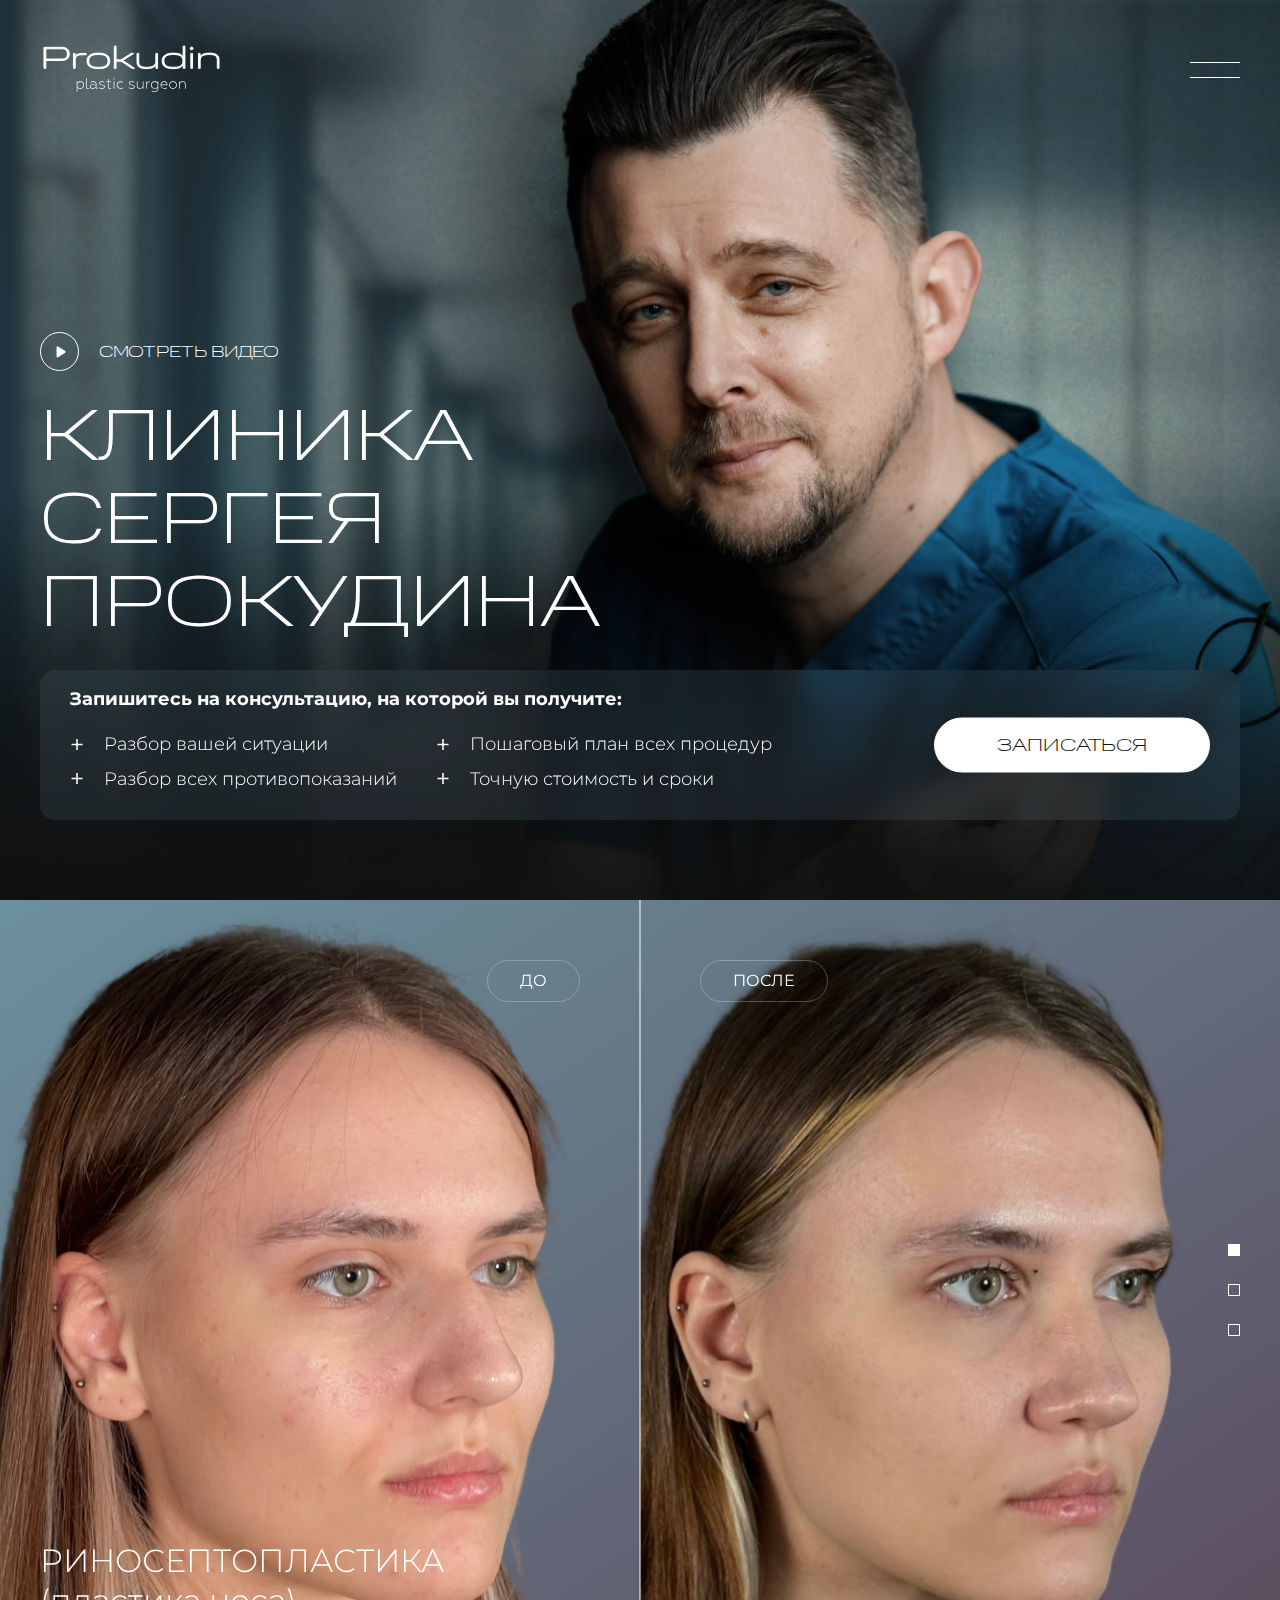
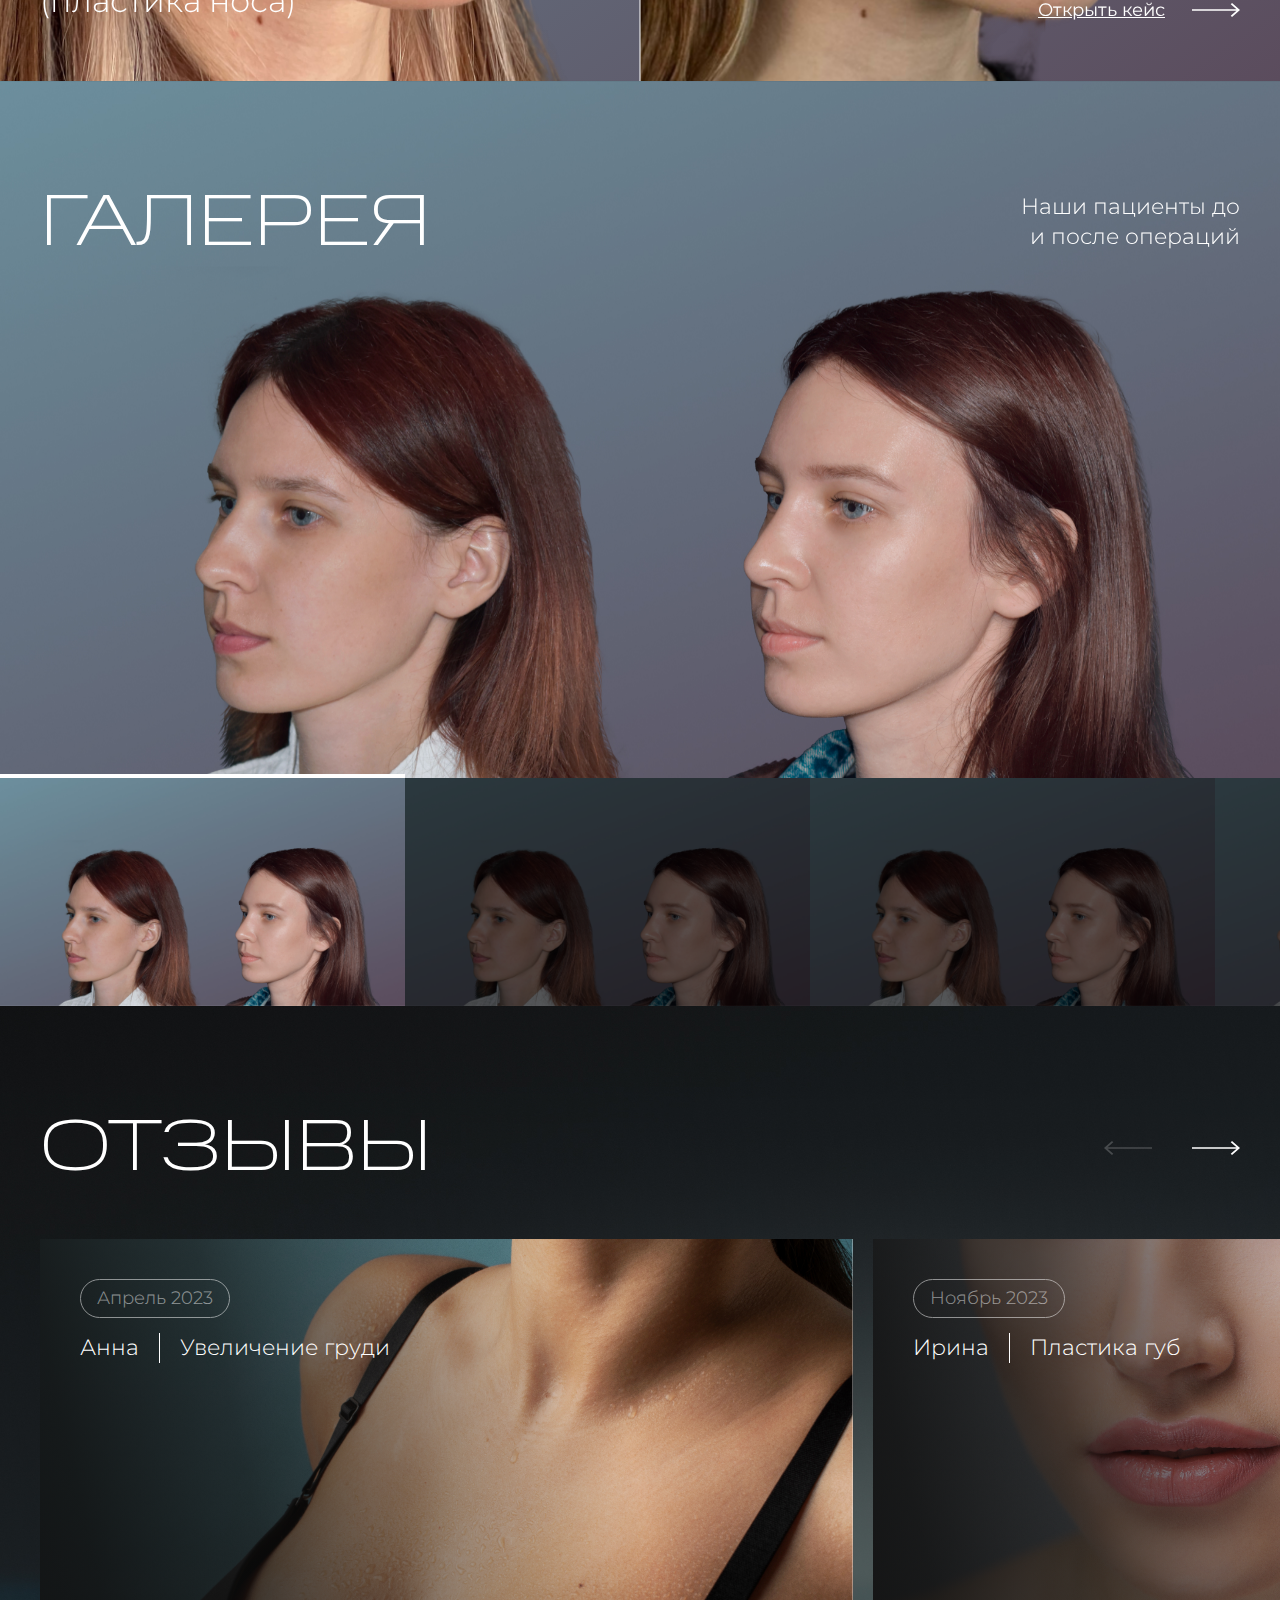
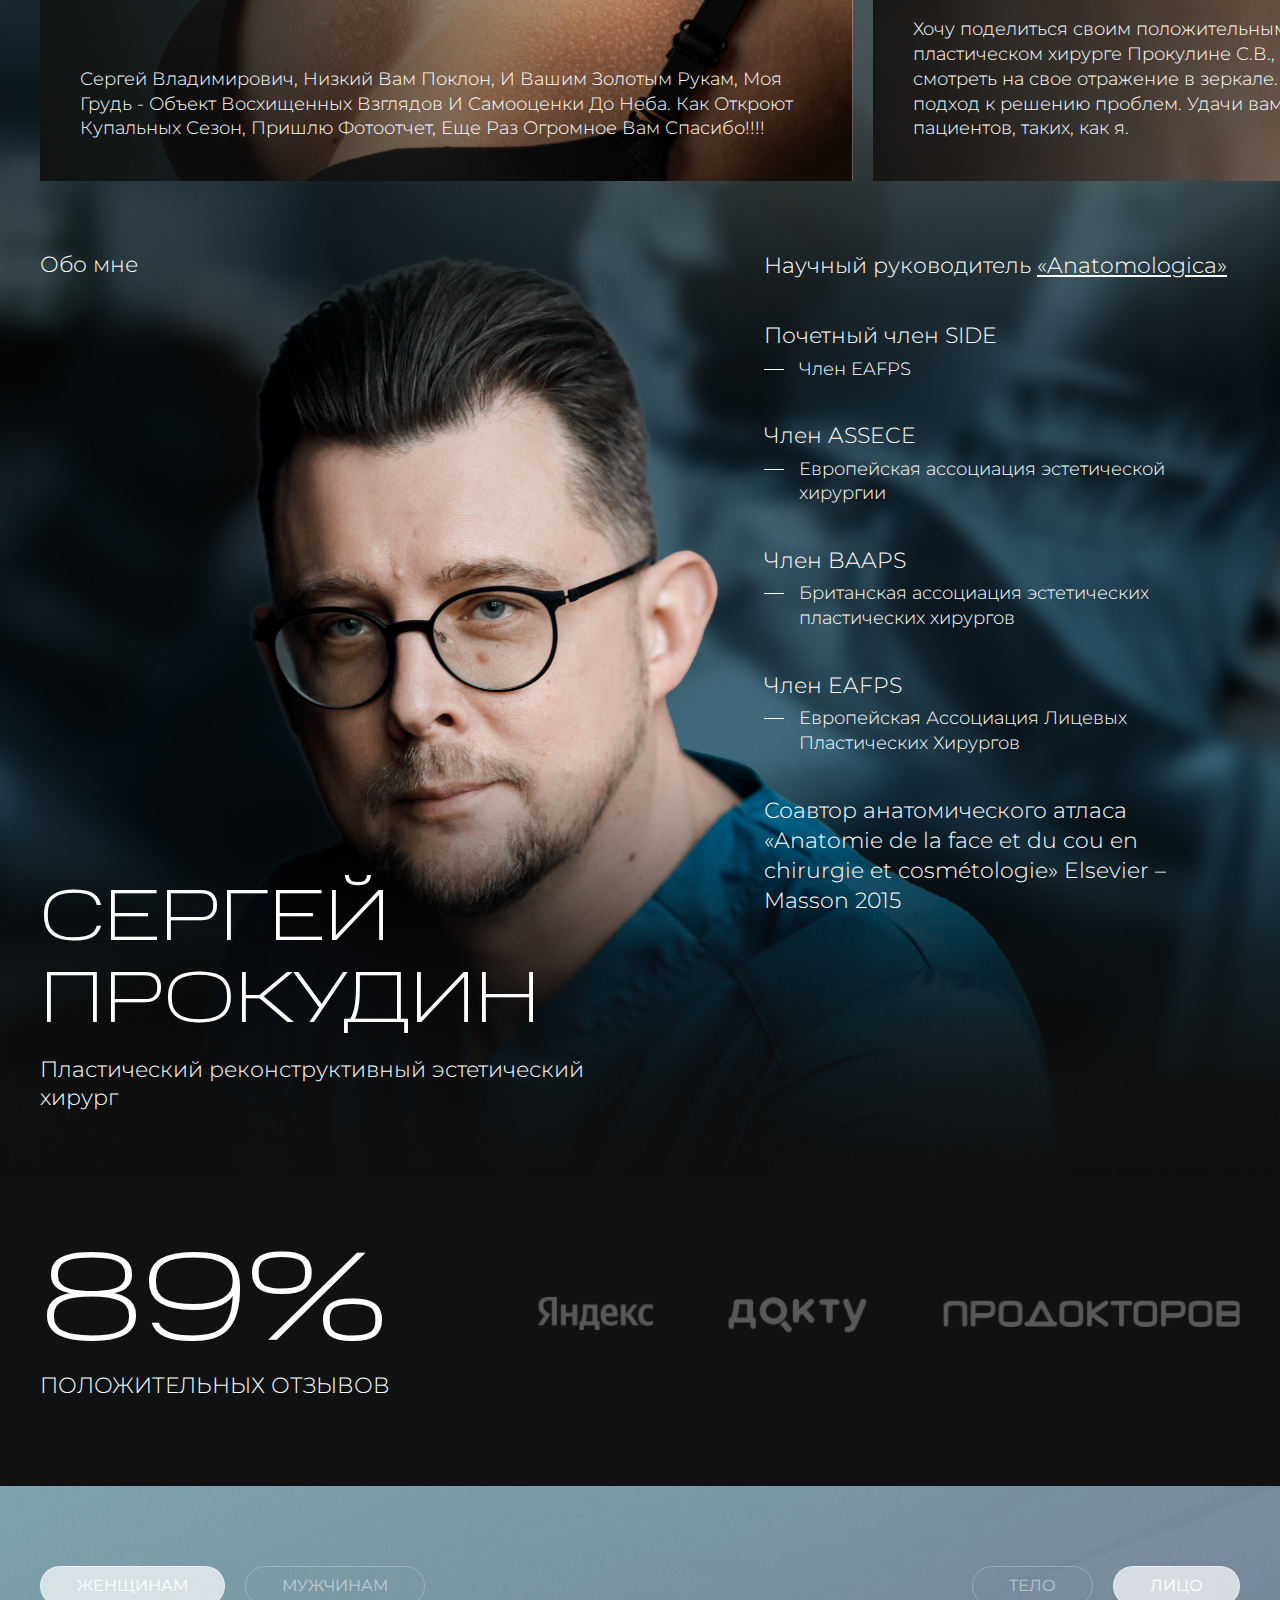
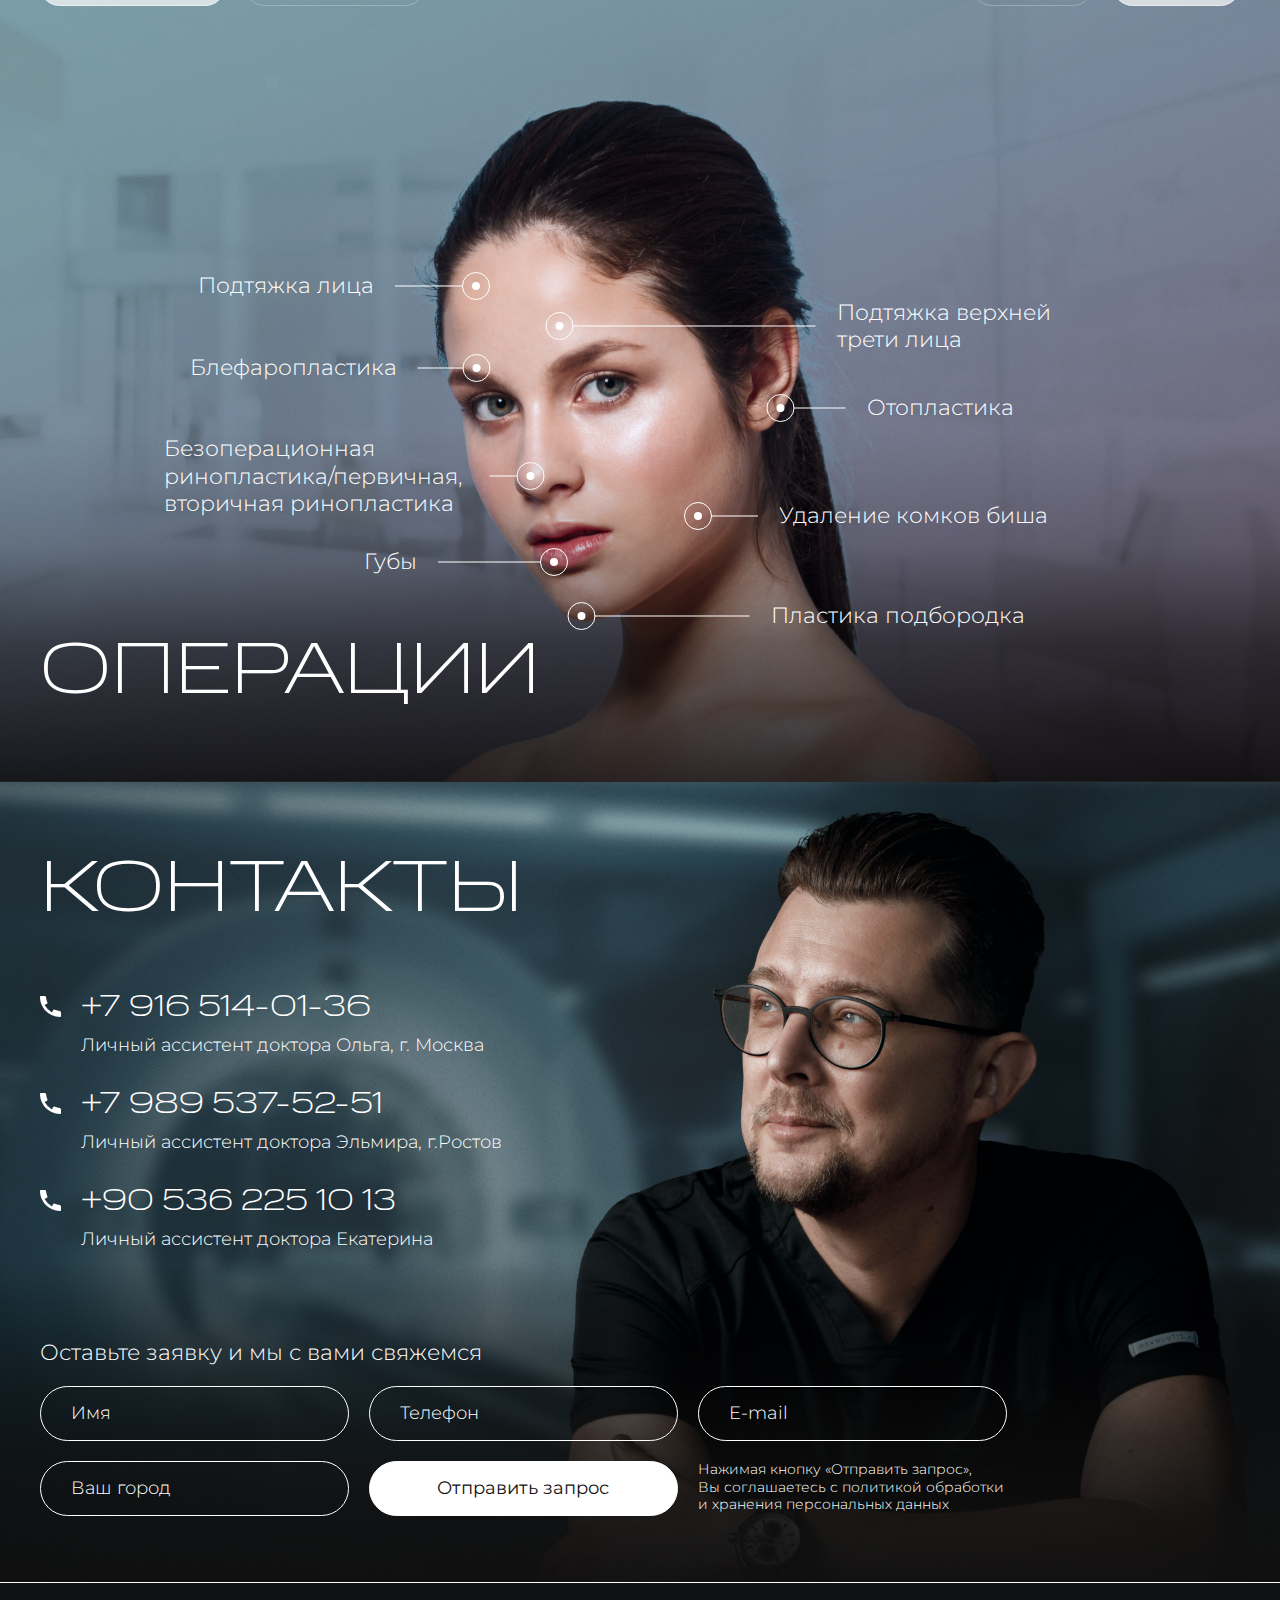
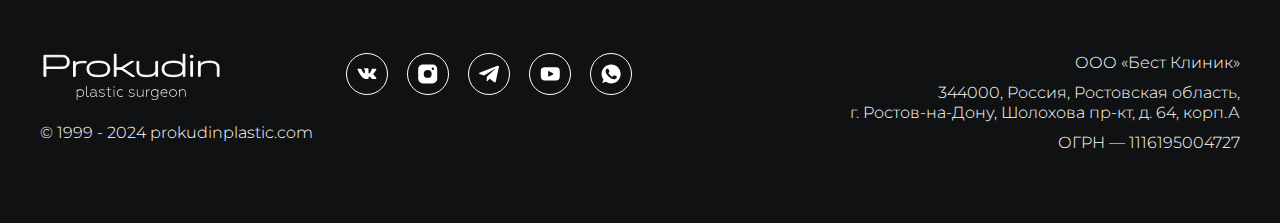
<file: index.html>
<!DOCTYPE html>
<html lang="ru">

<head>
	<meta charset="UTF-8">
	<meta http-equiv="X-UA-Compatible" content="IE=edge">
	<meta name="viewport" content="width=device-width, initial-scale=1.0">
	<title>Prokudin - Главная</title>
	<meta property="og:title" content="Prokudin - Главная">
	<meta property="og:description" content="Описание">
	<meta property="og:url" content="/">
	<meta property="og:site_name" content="Prokudin - Главная">
	<!-- favicon -->
	<link rel="apple-touch-icon" sizes="180x180" href="img/favicon/apple-touch-icon.png">
	<link rel="icon" type="image/png" sizes="32x32" href="img/favicon/favicon-32x32.png">
	<link rel="icon" type="image/png" sizes="16x16" href="img/favicon/favicon-16x16.png">
	<link rel="manifest" href="img/favicon/site.webmanifest">
	<meta name="msapplication-TileColor" content="#000000">
	<meta name="theme-color" content="#ffffff">
	<!-- styles -->
	<link rel="stylesheet" href="css/vendor.min.css">
	<link rel="stylesheet" href="css/app.min.css">
	<link rel="stylesheet" href="css/new.min.css">
</head>

<body>
	<!-- wrapper -->
	<div class="wrapper">
		<!-- header -->
		<header class="header" id="header">
			<div class="container">
				<div class="header__wrapper">
					<a href="index.html" class="header__logotype">
						<img src="img/logotype.svg" width="183" height="50" alt="Prokudin">
					</a>
					<button class="hamburger" id="hamburger-toggle">
						<span class="hamburger__inner"></span>
						<span class="hamburger__inner"></span>
					</button>
				</div>
			</div>
		</header>
		<!-- end of header -->
		<!-- content -->
		<div class="wrapper__content">
			<!-- main -->
			<section class="main" id="main">
				<div class="main__wrap">
					<div class="container">
						<div class="main__body">
							<div class="main__body-inner">
								<a href="#" class="main__link modal-btn" data-id="modal-video">
									<svg>
										<use xlink:href="img/sprite.svg#icon-play"></use>
									</svg>
									<span>Смотреть видео</span>
								</a>
								<h1 class="main__heading">Клиника <br>Сергея прокудина</h1>
							</div>
							<div class="main-consultation main__consultation">
								<div class="main-consultation__wrap">
									<h3 class="main-consultation__title">Запишитесь на консультацию, на которой вы получите:  </h3>
									<div class="main-consultation__wrapper">
										<ul class="main-consultation__list">
											<li class="main-consultation__item">Разбор вашей ситуации</li>
											<li class="main-consultation__item">Пошаговый план всех процедур</li>
											<li class="main-consultation__item">Разбор всех противопоказаний</li>
											<li class="main-consultation__item">Точную стоимость и сроки</li>
										</ul>
										<a href="#" class="main-consultation__btn btn">
											<span>Записаться <span>на консультацию</span></span>
										</a>
									</div>
								</div>
							</div>
						</div>
						<picture class="main__bg">
							<source srcset="img/main-bg.webp" media="(min-width: 768px)">
							<img src="img/main-bg-mobile.webp" alt="Image">
						</picture>
					</div>
				</div>
			</section>
			<!-- end of main -->
			<!-- results -->
			<div class="results gradient" id="results">
				<div class="results__slider">
					<div class="results__slider-wrapper">
						<div class="swiper">
							<div class="swiper-wrapper">
								<div class="swiper-slide">
									<div class="results__wrap">
										<div class="container">
											<div class="results__wrap-inner">
												<div class="results__left">
													<div class="results__group">
														<span class="results__status">до</span>
													</div>
													<div class="results__group">
														<h3 class="results__title">РИНОСЕПТОПЛАСТИКА <br>(пластика носа)</h3>
													</div>
												</div>
												<div class="results__right">
													<div class="results__group">
														<span class="results__status">после</span>
													</div>
													<div class="results__group">
														<a href="case-01.html" class="results__link">
															<span>Открыть кейс</span>
															<svg>
																<use xlink:href="img/sprite.svg#icon-arrow-next"></use>
															</svg>
														</a>
													</div>
												</div>
											</div>
										</div>
										<picture class="results__bg">
											<img src="img/case-01.png" alt="Image">
										</picture>
									</div>
								</div>
								<div class="swiper-slide">
									<div class="results__wrap">
										<div class="container">
											<div class="results__wrap-inner">
												<div class="results__left">
													<div class="results__group">
														<span class="results__status">до</span>
													</div>
													<div class="results__group">
														<h3 class="results__title">КОРОТКОРУБЦОВЫЙ <br>SMAS ЛИФТИНГ</h3>
													</div>
												</div>
												<div class="results__right">
													<div class="results__group">
														<span class="results__status">после</span>
													</div>
													<div class="results__group">
														<a href="case-02.html" class="results__link">
															<span>Открыть кейс</span>
															<svg>
																<use xlink:href="img/sprite.svg#icon-arrow-next"></use>
															</svg>
														</a>
													</div>
												</div>
											</div>
										</div>
										<picture class="results__bg">
											<img src="img/case-02.png" alt="Image">
										</picture>
									</div>
								</div>
								<div class="swiper-slide">
									<div class="results__wrap">
										<div class="container">
											<div class="results__wrap-inner">
												<div class="results__left">
													<div class="results__group">
														<span class="results__status">до</span>
													</div>
													<div class="results__group">
														<h3 class="results__title">УВЕЛИЧЕНИЕ ГРУДИ, <br>ПАРАРЕОЛЯРНЫЙ ДОСТУП</h3>
													</div>
												</div>
												<div class="results__right">
													<div class="results__group">
														<span class="results__status">после</span>
													</div>
													<div class="results__group">
														<a href="case-03.html" class="results__link">
															<span>Открыть кейс</span>
															<svg>
																<use xlink:href="img/sprite.svg#icon-arrow-next"></use>
															</svg>
														</a>
													</div>
												</div>
											</div>
										</div>
										<picture class="results__bg">
											<img src="img/case-03.png" alt="Image">
										</picture>
									</div>
								</div>
							</div>
						</div>
					</div>
					<div class="swiper-pagination"></div>
				</div>
			</div>
			<!-- end of results -->
			<!-- gallery -->
			<section class="gallery" id="gallery">
				<div class="container">
					<div class="gallery__slider">
						<div class="gallery__top">
							<div class="container">
								<div class="gallery__top-inner">
									<h2 class="gallery__heading">галерея</h2>
									<h3 class="gallery__subtitle">Наши пациенты до и после операций</h3>
								</div>
							</div>
						</div>
						<div class="gallery-main">
							<div class="swiper-wrapper">
								<div class="swiper-slide">
									<picture class="gallery__slide">
										<source srcset="img/gallery-01.jpg" media="(min-width: 768px)">
										<img src="img/gallery-01-mobile.jpg" alt="Image">
									</picture>
								</div>
								<div class="swiper-slide">
									<picture class="gallery__slide">
										<source srcset="img/gallery-01.jpg" media="(min-width: 768px)">
										<img src="img/gallery-01-mobile.jpg" alt="Image">
									</picture>
								</div>
								<div class="swiper-slide">
									<picture class="gallery__slide">
										<source srcset="img/gallery-01.jpg" media="(min-width: 768px)">
										<img src="img/gallery-01-mobile.jpg" alt="Image">
									</picture>
								</div>
								<div class="swiper-slide">
									<picture class="gallery__slide">
										<source srcset="img/gallery-01.jpg" media="(min-width: 768px)">
										<img src="img/gallery-01-mobile.jpg" alt="Image">
									</picture>
								</div>
								<div class="swiper-slide">
									<picture class="gallery__slide">
										<source srcset="img/gallery-01.jpg" media="(min-width: 768px)">
										<img src="img/gallery-01-mobile.jpg" alt="Image">
									</picture>
								</div>
							</div>
						</div>
						<div class="gallery-thumbs">
							<div class="swiper-wrapper">
								<div class="swiper-slide is--active" data-index="0">
									<div class="swiper-img">
										<picture>
											<img src="img/gallery-01.jpg" alt="Image">
										</picture>
									</div>
								</div>
								<div class="swiper-slide" data-index="1">
									<div class="swiper-img">
										<picture>
											<img src="img/gallery-01.jpg" alt="Image">
										</picture>
									</div>
								</div>
								<div class="swiper-slide" data-index="2">
									<div class="swiper-img">
										<picture>
											<img src="img/gallery-01.jpg" alt="Image">
										</picture>
									</div>
								</div>
								<div class="swiper-slide" data-index="3">
									<div class="swiper-img">
										<picture>
											<img src="img/gallery-01.jpg" alt="Image">
										</picture>
									</div>
								</div>
								<div class="swiper-slide" data-index="4">
									<div class="swiper-img">
										<picture>
											<img src="img/gallery-01.jpg" alt="Image">
										</picture>
									</div>
								</div>
							</div>
						</div>
					</div>
				</div>
			</section>
			<!-- end of gallery -->
			<!-- common -->
			<div class="common" id="common">
				<!-- reviews -->
				<section class="reviews" id="reviews">
					<div class="container">
						<div class="reviews__slider">
							<div class="reviews__top">
								<h2 class="reviews__heading">отзывы</h2>
								<div class="reviews__controls">
									<button class="swiper-button-prev" aria-label="Назад">
										<svg class="swiper-button-icon">
											<use xlink:href="img/sprite.svg#icon-arrow-prev"></use>
										</svg>
									</button>
									<button class="swiper-button-next" aria-label="Далее">
										<svg class="swiper-button-icon">
											<use xlink:href="img/sprite.svg#icon-arrow-next"></use>
										</svg>
									</button>
								</div>
							</div>
							<div class="reviews__slider-wrapper">
								<div class="swiper">
									<div class="swiper-wrapper">
										<div class="swiper-slide">
											<div class="reviews__item">
												<div class="reviews__group">
													<span class="reviews__date">Апрель 2023</span>
													<div class="reviews__inner">
														<span class="reviews__value">Анна</span>
														<span class="reviews__value">Увеличение груди</span>
													</div>
												</div>
												<div class="reviews__group">
													<p class="reviews__description">Сергей Владимирович, Низкий Вам Поклон, И Вашим Золотым Рукам, Моя Грудь - Объект Восхищенных Взглядов И Самооценки До Неба. Как Откроют Купальных Сезон, Пришлю Фотоотчет, Еще Раз Огромное Вам Спасибо!!!!</p>
												</div>
												<picture class="reviews__bg">
													<source srcset="img/reviews-01.jpg" media="(min-width: 768px)">
													<img src="img/reviews-01.jpg" alt="Image">
												</picture>
											</div>
										</div>
										<div class="swiper-slide">
											<div class="reviews__item">
												<div class="reviews__group">
													<span class="reviews__date">Ноябрь 2023</span>
													<div class="reviews__inner">
														<span class="reviews__value">Ирина</span>
														<span class="reviews__value">Пластика губ</span>
													</div>
												</div>
												<div class="reviews__group">
													<p class="reviews__description">Хочу поделиться своим положительным отзывом о замечательном пластическом хирурге Прокулине С.В., который вернул мне желание вновь смотреть на свое отражение в зеркале. У вас очень профессиональный подход к решению проблем. Удачи вам и побольше довольных и счастливых пациентов, таких, как я.</p>
												</div>
												<picture class="reviews__bg">
													<source srcset="img/reviews-02.jpg" media="(min-width: 768px)">
													<img src="img/reviews-02.jpg" alt="Image">
												</picture>
											</div>
										</div>
										<div class="swiper-slide">
											<div class="reviews__item">
												<div class="reviews__group">
													<span class="reviews__date">Апрель 2023</span>
													<div class="reviews__inner">
														<span class="reviews__value">Анна</span>
														<span class="reviews__value">Увеличение груди</span>
													</div>
												</div>
												<div class="reviews__group">
													<p class="reviews__description">Сергей Владимирович, Низкий Вам Поклон, И Вашим Золотым Рукам, Моя Грудь - Объект Восхищенных Взглядов И Самооценки До Неба. Как Откроют Купальных Сезон, Пришлю Фотоотчет, Еще Раз Огромное Вам Спасибо!!!!</p>
												</div>
												<picture class="reviews__bg">
													<source srcset="img/reviews-01.jpg" media="(min-width: 768px)">
													<img src="img/reviews-01.jpg" alt="Image">
												</picture>
											</div>
										</div>
									</div>
								</div>
							</div>
						</div>
					</div>
				</section>
				<!-- end of reviews -->
				<!-- about -->
				<section class="about" id="about">
					<div class="about__wrap">
						<div class="container">
							<div class="about__wrapper">
								<div class="about__left">
									<div class="about__group">
										<h3 class="about__subtitle">Обо мне</h3>
									</div>
									<div class="about__group">
										<h2 class="about__heading">Сергей Прокудин</h2>
										<p class="about__subtitle">Пластический реконструктивный эстетический хирург</p>
									</div>
								</div>
								<div class="about__right">
									<div class="about__content">
										<p>Научный руководитель <a href="https://anatomologica.com/" target="_blank">«Anatomologica»</a></p>
										<p>Почетный член SIDE</p>
										<ul>
											<li>Член EAFPS </li>
										</ul>
										<p>Член ASSECE</p>
										<ul>
											<li>Европейская ассоциация эстетической хирургии</li>
										</ul>
										<p>Член BAAPS</p>
										<ul>
											<li>Британская ассоциация эстетических пластических хирургов</li>
										</ul>
										<p>Член EAFPS</p>
										<ul>
											<li>Европейская Ассоциация Лицевых Пластических Хирургов</li>
										</ul>
										<p>Соавтор анатомического атласа «Anatomie de la face et du cou en chirurgie et cosmétologie» Elsevier – Masson 2015</p>
									</div>
								</div>
							</div>
						</div>
					</div>
				</section>
				<!-- end of about -->
				<picture class="common__bg">
					<source srcset="img/about-bg.jpg" media="(min-width: 1024px)">
					<img src="img/about-bg-mobile.jpg" alt="Image">
				</picture>
			</div>
			<!-- end of common -->
			<!-- stats -->
			<div class="stats" id="stats">
				<div class="container">
					<div class="stats__wrapper">
						<div class="stats__main">
							<h2 class="stats__heading">89%</h2>
							<h3 class="stats__subtitle">положительных отзывов</h3>
						</div>
						<div class="stats__logotypes">
							<a href="https://yandex.ru/search/?text=%D0%BF%D1%80%D0%BE%D0%BA%D1%83%D0%B4%D0%B8%D0%BD+%D1%81%D0%B5%D1%80%D0%B3%D0%B5%D0%B9+%D0%B2%D0%BB%D0%B0%D0%B4%D0%B8%D0%BC%D0%B8%D1%80%D0%BE%D0%B2%D0%B8%D1%87+%D0%BF%D0%BB%D0%B0%D1%81%D1%82%D0%B8%D1%87%D0%B5%D1%81%D0%BA%D0%B8%D0%B9+%D1%85%D0%B8%D1%80%D1%83%D1%80%D0%B3&lr=10&clid=2270455&win=564&redircnt=1694444564.1" class="stats__logotype" target="_blank">
								<img src="img/logo-ya.svg" width="116" height="34" alt="Logotype">
							</a>
							<a href="https://doctu.ru/msk/doctor/prokudin-sergejj-vladimirovich" class="stats__logotype" target="_blank">
								<img src="img/logo-dokty.svg" width="149" height="48" alt="Logotype">
							</a>
							<a href="https://prodoctorov.ru/rostov-na-donu/vrach/506447-prokudin/#rating" class="stats__logotype" target="_blank">
								<img src="img/logo-prodoktorov.svg" width="297" height="27" alt="Logotype">
							</a>
						</div>
					</div>
				</div>
			</div>
			<!-- end of stats -->
			<!-- operations -->
			<section class="operations" id="operations">
				<div class="container">
					<div class="operations__wrap">
						<div class="operations__top">
							<div class="operations__tabs">
								<button class="operations__tab is--active" data-id="1">женщинам</button>
								<button class="operations__tab" data-id="2">мужчинам</button>
							</div>
							<div class="operations__tabs">
								<button class="operations__tab" data-type="1">тело</button>
								<button class="operations__tab is--active" data-type="2">лицо</button>
							</div>
						</div>
						<div class="operations__main">
							<div class="operations__holder is--active" data-id="1">
								<div class="operations__type is--active" data-type="2">
									<picture class="operations__img" style="--left: calc(50% - 191px); --left-sm: calc(50% - 144px); --bottom: 0; --width: 1459px; --height: 879px; --width-md: 1158px; --height-md: 698px; --width-sm: 807px; --height-sm: 546px;">
										<img src="img/operations-01.png" alt="Image">
									</picture>
									<div class="operations__body">
										<div class="container">
											<div class="operations__body-inner">
												<div class="operations__elem" style="--bottom: 604px; --left: calc(50% - 320px); --bottom-lg: 482px; --left-lg: calc(50% - 296px); --bottom-md: 476px; --left-md: calc(50% - 160px); --bottom-sm: 326px; --left-sm: calc(50% - 116px); --transform: translate(-50%, 0); --width: 138px; --width-lg: 68px;">
													<span class="operations__text">Подтяжка лица</span>
													<button class="operations__trigger"></button>
												</div>
												<div class="operations__elem" style="--bottom: 504px; --left: calc(50% - 320px); --bottom-lg: 400px; --left-lg: calc(50% - 300px); --bottom-md: 398px; --left-md: calc(50% - 172px); --bottom-sm: 270px; --left-sm: calc(50% - 122px); --transform: translate(-50%, 0); --width: 96px; --width-lg: 46px;">
													<span class="operations__text">Блефаропластика</span>
													<button class="operations__trigger"></button>
												</div>
												<div class="operations__elem" style="--bottom: 346px; --left: calc(50% - 316px); --bottom-lg: 264px; --left-lg: calc(50% - 286px); --bottom-md: 300px; --left-md: calc(50% - 114px); --bottom-sm: 204px; --left-sm: calc(50% - 88px); --transform: translate(-50%, 0); --width: 104px; --width-lg: 28px;">
													<span class="operations__text">Безоперационная ринопластика/первичная, вторичная ринопластика</span>
													<button class="operations__trigger"></button>
												</div>
												<div class="operations__elem" style="--bottom: 274px; --left: calc(50% - 148px); --bottom-lg: 206px; --left-lg: calc(50% - 174px); --bottom-md: 208px; --left-md: calc(50% - 86px); --bottom-sm: 145px; --left-sm: calc(50% - 80px); --transform: translate(-50%, 0); --width: 103px; --width-lg: 103px;">
													<span class="operations__text">Губы</span>
													<button class="operations__trigger"></button>
												</div>
												<div class="operations__elem" style="--bottom: 546px; --left: calc(50% + 230px); --bottom-lg: 428px; --left-lg: calc(50% + 158px); --bottom-md: 438px; --left-md: calc(50% - 84px); --bottom-sm: 308px; --left-sm: calc(50% - 60px); --transform: translate(-50%, 0); --width: 333px; --width-lg: 243px;">
													<button class="operations__trigger"></button>
													<span class="operations__text">Подтяжка&nbsp;верхней трети лица</span>
												</div>
												<div class="operations__elem" style="--bottom: 468px; --left: calc(50% + 362px); --bottom-lg: 360px; --left-lg: calc(50% + 250px); --bottom-md: 350px; --left-md: calc(50% + 136px); --bottom-sm: 246px; --left-sm: calc(50% + 80px); --transform: translate(-50%, 0); --width: 92px; --width-lg: 52px;">
													<button class="operations__trigger"></button>
													<span class="operations__text">Отопластика</span>
												</div>
												<div class="operations__elem" style="--bottom: 330px; --left: calc(50% + 348px); --bottom-lg: 252px; --left-lg: calc(50% + 226px); --bottom-md: 250px; --left-md: calc(50% + 86px); --bottom-sm: 180px; --left-sm: calc(50% + 52px); --transform: translate(-50%, 0); --width: 147px; --width-lg: 47px;">
													<button class="operations__trigger"></button>
													<span class="operations__text">Удаление&nbsp;комков биша</span>
												</div>
												<div class="operations__elem" style="--bottom: 192px; --left: calc(50% + 290px); --bottom-lg: 152px; --left-lg: calc(50% + 156px); --bottom-md: 152px; --left-md: calc(50% - 56px); --bottom-sm: 106px; --left-sm: calc(50% - 56px); --transform: translate(-50%, 0); --width: 355px; --width-lg: 155px;">
													<button class="operations__trigger"></button>
													<span class="operations__text">Пластика&nbsp;подбородка</span>
												</div>
											</div>
										</div>
									</div>
								</div>
								<div class="operations__type" data-type="1">
									<picture class="operations__img" style="--left: calc(50% + 40px); --left-sm: calc(50% + 24px); --bottom: -166px; --width: 359px; --height: 1047px; --width-md: 312px; --height-md: 910px; --width-sm: 235px; --height-sm: 693px;">
										<img src="img/operations-03.png" alt="Image">
									</picture>
									<div class="operations__body">
										<div class="container">
											<div class="operations__body-inner">
												<div class="operations__elem" style="--bottom: 592px; --left: calc(50% - 260px); --bottom-lg: 482px; --left-lg: calc(50% - 240px); --bottom-md: 500px; --left-md: calc(50% - 42px); --bottom-sm: 350px; --left-sm: calc(50% - 40px); --transform: translate(-50%, 0); --width: 79px; --width-lg: 68px;">
													<span class="operations__text">Уменьшение/увеличение груди</span>
													<button class="operations__trigger"></button>
												</div>
												<div class="operations__elem" style="--bottom: 508px; --left: calc(50% - 270px); --bottom-lg: 408px; --left-lg: calc(50% - 190px); --bottom-md: 418px; --left-md: calc(50% - 42px); --bottom-sm: 270px; --left-sm: calc(50% - 36px); --transform: translate(-50%, 0); --width: 210px; --width-lg: 46px;">
													<span class="operations__text">Абдоминопластика</span>
													<button class="operations__trigger"></button>
												</div>
												<div class="operations__elem" style="--bottom: 406px; --left: calc(50% - 216px); --bottom-lg: 328px; --left-lg: calc(50% - 126px); --bottom-md: 330px; --left-md: calc(50% - 28px); --bottom-sm: 204px; --left-sm: calc(50% - 18px); --transform: translate(-50%, 0); --width: 188px; --width-lg: 28px;">
													<span class="operations__text">Липофилинг</span>
													<button class="operations__trigger"></button>
												</div>
												<div class="operations__elem" style="--bottom: 358px; --left: calc(50% - 238px); --bottom-lg: 286px; --left-lg: calc(50% - 204px); --bottom-md: 288px; --left-md: calc(50% - 36px); --bottom-sm: 157px; --left-sm: calc(50% - 14px); --transform: translate(-50%, 0); --width: 147px; --width-lg: 103px;">
													<span class="operations__text">Интимная пластика</span>
													<button class="operations__trigger"></button>
												</div>
												<div class="operations__elem" style="--bottom: 274px; --left: calc(50% - 178px); --bottom-lg: 216px; --left-lg: calc(50% - 164px); --bottom-md: 208px; --left-md: calc(50% - 6px); --bottom-sm: 105px; --left-sm: calc(50% - 10px); --transform: translate(-50%, 0); --width: 140px; --width-lg: 103px;">
													<span class="operations__text">Пластика бедер</span>
													<button class="operations__trigger"></button>
												</div>
												<div class="operations__elem" style="--bottom: 578px; --left: calc(50% + 246px); --bottom-lg: 488px; --left-lg: calc(50% + 178px); --bottom-md: 498px; --left-md: calc(50% + 24px); --bottom-sm: 332px; --left-sm: calc(50% + 20px); --transform: translate(-50%, 0); --width: 221px; --width-lg: 101px;">
													<button class="operations__trigger"></button>
													<span class="operations__text">Подтяжка&nbsp;груди <br>(мастопексия)</span>
												</div>
												<div class="operations__elem" style="--bottom: 508px; --left: calc(50% + 242px); --bottom-lg: 410px; --left-lg: calc(50% + 120px); --bottom-md: 426px; --left-md: calc(50% + 26px); --bottom-sm: 276px; --left-sm: calc(50% + 14px); --transform: translate(-50%, 0); --width: 298px; --width-lg: 52px;">
													<button class="operations__trigger"></button>
													<span class="operations__text">Удаление<br>грыж</span>
												</div>
												<div class="operations__elem" style="--bottom: 420px; --left: calc(50% + 168px); --bottom-lg: 342px; --left-lg: calc(50% + 146px); --bottom-md: 344px; --left-md: calc(50% + 40px); --bottom-sm: 218px; --left-sm: calc(50% + 26px); --transform: translate(-50%, 0); --width: 76px; --width-lg: 47px;">
													<button class="operations__trigger"></button>
													<span class="operations__text">Липосакция</span>
												</div>
												<div class="operations__elem" style="--bottom: 352px; --left: calc(50% + 246px); --bottom-lg: 282px; --left-lg: calc(50% + 194px); --bottom-md: 292px; --left-md: calc(50% + 66px); --bottom-sm: 180px; --left-sm: calc(50% + 42px); --transform: translate(-50%, 0); --width: 184px; --width-lg: 104px;">
													<button class="operations__trigger"></button>
													<span class="operations__text">Пластика ягодиц</span>
												</div>
												<div class="operations__elem" style="--bottom: 226px; --left: calc(50% + 248px); --bottom-lg: 162px; --left-lg: calc(50% + 226px); --bottom-md: 182px; --left-md: calc(50% + 40px); --bottom-sm: 116px; --left-sm: calc(50% + 26px); --transform: translate(-50%, 0); --width: 175px; --width-lg: 155px;">
													<button class="operations__trigger"></button>
													<span class="operations__text">Удаление <br>новообразований</span>
												</div>
												<div class="operations__elem" style="--bottom: 122px; --left: calc(50% + 236px); --bottom-lg: 86px; --left-lg: calc(50% + 182px); --bottom-md: 72px; --left-md: calc(50% + 36px); --bottom-sm: 52px; --left-sm: calc(50% + 20px); --transform: translate(-50%, 0); --width: 264px; --width-lg: 164px;">
													<button class="operations__trigger"></button>
													<span class="operations__text">Лечение <br>варикоза</span>
												</div>
												<div class="operations__elem" style="--bottom: 52px; --left: calc(50% + 216px); --bottom-lg: 26px; --left-lg: calc(50% + 188px); --bottom-md: 22px; --left-md: calc(50% + 30px); --bottom-sm: 12px; --left-sm: calc(50% + 16px); --transform: translate(-50%, 0); --width: 227px; --width-lg: 187px;">
													<button class="operations__trigger"></button>
													<span class="operations__text">Пластика <br>голеней</span>
												</div>
											</div>
										</div>
									</div>
								</div>
							</div>
							<div class="operations__holder" data-id="2">
								<div class="operations__type is--active" data-type="2">
									<picture class="operations__img" style="--left: calc(50% + 191px); --left-sm: calc(50% + 110px); --bottom: 0; --width: 972px; --height: 879px; --width-md: 1158px; --height-md: 698px; --width-sm: 570px; --height-sm: 516px;">
										<img src="img/operations-02.png" alt="Image">
									</picture>
									<div class="operations__body">
										<div class="container">
											<div class="operations__body-inner">
												<div class="operations__elem" style="--bottom: 580px; --left: calc(50% - 340px); --bottom-lg: 462px; --left-lg: calc(50% - 206px); --bottom-md: 456px; --left-md: calc(50% - 70px); --bottom-sm: 326px; --left-sm: calc(50% - 86px); --transform: translate(-50%, 0); --width: 188px; --width-lg: 58px;">
													<span class="operations__text">Подтяжка лица</span>
													<button class="operations__trigger"></button>
												</div>
												<div class="operations__elem" style="--bottom: 492px; --left: calc(50% - 354px); --bottom-lg: 390px; --left-lg: calc(50% - 230px); --bottom-md: 398px; --left-md: calc(50% - 92px); --bottom-sm: 274px; --left-sm: calc(50% - 104px); --transform: translate(-50%, 0); --width: 147px; --width-lg: 47px;">
													<span class="operations__text">Блефаропластика</span>
													<button class="operations__trigger"></button>
												</div>
												<div class="operations__elem" style="--bottom: 376px; --left: calc(50% - 324px); --bottom-lg: 294px; --left-lg: calc(50% - 226px); --bottom-md: 326px; --left-md: calc(50% - 18px); --bottom-sm: 236px; --left-sm: calc(50% - 42px); --transform: translate(-50%, 0); --width: 175px; --width-lg: 95px;">
													<span class="operations__text">Безоперационная ринопластика/первичная, вторичная ринопластика</span>
													<button class="operations__trigger"></button>
												</div>
												<div class="operations__elem" style="--bottom: 294px; --left: calc(50% - 182px); --bottom-lg: 228px; --left-lg: calc(50% - 90px); --bottom-md: 228px; --left-md: calc(50% - 14px); --bottom-sm: 165px; --left-sm: calc(50% - 40px); --transform: translate(-50%, 0); --width: 140px; --width-lg: 70px;">
													<span class="operations__text">Губы</span>
													<button class="operations__trigger"></button>
												</div>
												<div class="operations__elem" style="--bottom: 596px; --left: calc(50% + 260px); --bottom-lg: 468px; --left-lg: calc(50% + 248px); --bottom-md: 478px; --left-md: calc(50% + 54px); --bottom-sm: 348px; --left-sm: calc(50% + 20px); --transform: translate(-50%, 0); --width: 235px; --width-lg: 125px;">
													<button class="operations__trigger"></button>
													<span class="operations__text">Подтяжка&nbsp;верхней трети лица</span>
												</div>
												<div class="operations__elem" style="--bottom: 468px; --left: calc(50% + 362px); --bottom-lg: 360px; --left-lg: calc(50% + 330px); --bottom-md: 350px; --left-md: calc(50% + 226px); --bottom-sm: 246px; --left-sm: calc(50% + 130px); --transform: translate(-50%, 0); --width: 66px; --width-lg: 36px;">
													<button class="operations__trigger"></button>
													<span class="operations__text">Отопластика</span>
												</div>
												<div class="operations__elem" style="--bottom: 330px; --left: calc(50% + 308px); --bottom-lg: 252px; --left-lg: calc(50% + 296px); --bottom-md: 250px; --left-md: calc(50% + 156px); --bottom-sm: 180px; --left-sm: calc(50% + 82px); --transform: translate(-50%, 0); --width: 85px; --width-lg: 45px;">
													<button class="operations__trigger"></button>
													<span class="operations__text">Удаление&nbsp;комков биша</span>
												</div>
												<div class="operations__elem" style="--bottom: 192px; --left: calc(50% + 250px); --bottom-lg: 152px; --left-lg: calc(50% + 196px); --bottom-md: 152px; --left-md: calc(50% + 26px); --bottom-sm: 106px; --left-sm: calc(50% - 10px); --transform: translate(-50%, 0); --width: 271px; --width-lg: 71px;">
													<button class="operations__trigger"></button>
													<span class="operations__text">Пластика&nbsp;подбородка</span>
												</div>
											</div>
										</div>
									</div>
								</div>
								<div class="operations__type" data-type="1">
									<picture class="operations__img" style="--left: calc(50% + 51px); --left-sm: calc(50% + 14px); --bottom: 0; --width: 1157px; --height: 923px; --width-md: 963px; --height-md: 768px; --width-sm: 730px; --height-sm: 581px;">
										<img src="img/operations-04.png" alt="Image">
									</picture>
									<div class="operations__body">
										<div class="container">
											<div class="operations__body-inner">
												<div class="operations__elem" style="--bottom: 582px; --left: calc(50% - 236px); --bottom-lg: 482px; --left-lg: calc(50% - 190px); --bottom-md: 490px; --left-md: calc(50% - 22px); --bottom-sm: 370px; --left-sm: calc(50% - 40px); --transform: translate(-50%, 0); --width: 134px; --width-lg: 68px;">
													<span class="operations__text">Уменьшение грудных <br>желез</span>
													<button class="operations__trigger"></button>
												</div>
												<div class="operations__elem" style="--bottom: 490px; --left: calc(50% - 268px); --bottom-lg: 408px; --left-lg: calc(50% - 150px); --bottom-md: 418px; --left-md: calc(50% - 42px); --bottom-sm: 304px; --left-sm: calc(50% - 52px); --transform: translate(-50%, 0); --width: 221px; --width-lg: 46px;">
													<span class="operations__text">Удаление грыж</span>
													<button class="operations__trigger"></button>
												</div>
												<div class="operations__elem" style="--bottom: 440px; --left: calc(50% - 210px); --bottom-lg: 358px; --left-lg: calc(50% - 106px); --bottom-md: 360px; --left-md: calc(50% - 18px); --bottom-sm: 264px; --left-sm: calc(50% - 28px); --transform: translate(-50%, 0); --width: 176px; --width-lg: 28px;">
													<span class="operations__text">Липофилинг</span>
													<button class="operations__trigger"></button>
												</div>
												<div class="operations__elem" style="--bottom: 358px; --left: calc(50% - 278px); --bottom-lg: 286px; --left-lg: calc(50% - 214px); --bottom-md: 288px; --left-md: calc(50% - 56px); --bottom-sm: 204px; --left-sm: calc(50% - 68px); --transform: translate(-50%, 0); --width: 175px; --width-lg: 103px;">
													<span class="operations__text">Пластика ягодиц</span>
													<button class="operations__trigger"></button>
												</div>
												<div class="operations__elem" style="--bottom: 214px; --left: calc(50% - 238px); --bottom-lg: 176px; --left-lg: calc(50% - 204px); --bottom-md: 172px; --left-md: calc(50% - 46px); --bottom-sm: 117px; --left-sm: calc(50% - 58px); --transform: translate(-50%, 0); --width: 140px; --width-lg: 70px;">
													<span class="operations__text">Пластика бедер</span>
													<button class="operations__trigger"></button>
												</div>
												<div class="operations__elem" style="--bottom: 608px; --left: calc(50% + 296px); --bottom-lg: 488px; --left-lg: calc(50% + 238px); --bottom-md: 498px; --left-md: calc(50% + 74px); --bottom-sm: 372px; --left-sm: calc(50% + 28px); --transform: translate(-50%, 0); --width: 166px; --width-lg: 66px;">
													<button class="operations__trigger"></button>
													<span class="operations__text">Истинная&nbsp;или&nbsp;ложная гинекомастия</span>
												</div>
												<div class="operations__elem" style="--bottom: 502px; --left: calc(50% + 262px); --bottom-lg: 410px; --left-lg: calc(50% + 200px); --bottom-md: 416px; --left-md: calc(50% + 42px); --bottom-sm: 306px; --left-sm: calc(50% + 10px); --transform: translate(-50%, 0); --width: 196px; --width-lg: 52px;">
													<button class="operations__trigger"></button>
													<span class="operations__text">Абдоминопластика</span>
												</div>
												<div class="operations__elem" style="--bottom: 414px; --left: calc(50% + 188px); --bottom-lg: 340px; --left-lg: calc(50% + 174px); --bottom-md: 344px; --left-md: calc(50% + 60px); --bottom-sm: 258px; --left-sm: calc(50% + 26px); --transform: translate(-50%, 0); --width: 76px; --width-lg: 47px;">
													<button class="operations__trigger"></button>
													<span class="operations__text">Липосакция</span>
												</div>
												<div class="operations__elem" style="--bottom: 312px; --left: calc(50% + 184px); --bottom-lg: 262px; --left-lg: calc(50% + 134px); --bottom-md: 272px; --left-md: calc(50% + 16px); --bottom-sm: 200px; --left-sm: calc(50% - 12px); --transform: translate(-50%, 0); --width: 208px; --width-lg: 104px;">
													<button class="operations__trigger"></button>
													<span class="operations__text">Интимная <br>пластика</span>
												</div>
												<div class="operations__elem" style="--bottom: 226px; --left: calc(50% + 248px); --bottom-lg: 182px; --left-lg: calc(50% + 226px); --bottom-md: 182px; --left-md: calc(50% + 56px); --bottom-sm: 132px; --left-sm: calc(50% + 20px); --transform: translate(-50%, 0); --width: 139px; --width-lg: 100px;">
													<button class="operations__trigger"></button>
													<span class="operations__text">Удаление <br>новообразований</span>
												</div>
												<div class="operations__elem" style="--bottom: 122px; --left: calc(50% + 216px); --bottom-lg: 86px; --left-lg: calc(50% + 182px); --bottom-md: 72px; --left-md: calc(50% + 46px); --bottom-sm: 66px; --left-sm: calc(50% + 8px); --transform: translate(-50%, 0); --width: 200px; --width-lg: 150px;">
													<button class="operations__trigger"></button>
													<span class="operations__text">Лечение <br>варикоза</span>
												</div>
												<div class="operations__elem" style="--bottom: 52px; --left: calc(50% + 176px); --bottom-lg: 26px; --left-lg: calc(50% + 168px); --bottom-md: 22px; --left-md: calc(50% + 46px); --bottom-sm: 24px; --left-sm: calc(50% + 12px); --transform: translate(-50%, 0); --width: 135px; --width-lg: 115px;">
													<button class="operations__trigger"></button>
													<span class="operations__text">Пластика <br>голеней</span>
												</div>
											</div>
										</div>
									</div>
								</div>
							</div>
						</div>
						<div class="operations__bottom">
							<h2 class="operations__heading">операции</h2>
						</div>
					</div>
					<picture class="operations__bg">
						<img src="img/operations-bg.jpg" alt="Image">
					</picture>
				</div>
			</section>
			<!-- end of operations -->
			<!-- contacts -->
			<section class="contacts" id="contacts">
				<div class="contacts__wrap">
					<div class="container">
						<div class="contacts__wrap-inner">
							<div class="contacts__main">
								<h2 class="contacts__heading">Контакты</h2>
								<div class="contacts__info">
									<div class="contacts__elem">
										<a href="tel:79165140136" class="contacts__link">
											<svg>
												<use xlink:href="img/sprite.svg#icon-phone"></use>
											</svg>
											<span>+7 916 514-01-36</span>
										</a>
										<span class="contacts__help">Личный ассистент доктора Ольга, г. Москва</span>
									</div>
									<div class="contacts__elem">
										<a href="tel:79895375251" class="contacts__link">
											<svg>
												<use xlink:href="img/sprite.svg#icon-phone"></use>
											</svg>
											<span>+7 989 537-52-51</span>
										</a>
										<span class="contacts__help">Личный ассистент доктора Эльмира, г.Ростов</span>
									</div>
									<div class="contacts__elem">
										<a href="905362251013" class="contacts__link">
											<svg>
												<use xlink:href="img/sprite.svg#icon-phone"></use>
											</svg>
											<span>+90 536 225 10 13</span>
										</a>
										<span class="contacts__help">Личный ассистент доктора Екатерина </span>
									</div>
								</div>
							</div>
							<div class="contacts__bottom">
								<h3 class="contacts__subtitle">Оставьте заявку и мы с вами свяжемся</h3>
								<form action="#" class="contacts-form contacts__form">
									<!-- hidden required fields -->
									<input type="hidden" name="project_name" value="produkinpalstic" />
									<input type="hidden" name="admin_email" value="acrysense@gmail.com" />
									<input type="hidden" name="form_subject" value="Заявка с сайта produkinpalstic" />
									<!-- end of hidden required fields -->
									<div class="contacts-form__wrapper">
										<div class="contacts-form__item">
											<div class="input-field contacts-form__input">
												<div class="input-field__inner">
													<input type="text" id="contacts-name" name="Имя" class="input-field__input" placeholder="Имя" required>
												</div>
											</div>
										</div>
										<div class="contacts-form__item">
											<div class="input-field contacts-form__input">
												<div class="input-field__inner">
													<input type="tel" id="contacts-phone" name="Телефон" class="input-field__input" placeholder="Телефон" data-inputmask="'mask': '+7 (999) 999-99-99'" s required>
												</div>
											</div>
										</div>
										<div class="contacts-form__item">
											<div class="input-field contacts-form__input">
												<div class="input-field__inner">
													<input type="email" id="contacts-email" name="E-mail" class="input-field__input" placeholder="E-mail" required>
												</div>
											</div>
										</div>
										<div class="contacts-form__item">
											<div class="input-field contacts-form__input">
												<div class="input-field__inner">
													<input type="text" id="contacts-city" name="Ваш город" class="input-field__input" placeholder="Ваш город">
												</div>
											</div>
										</div>
										<div class="contacts-form__item">
											<button class="contacts-form__btn btn">Отправить запрос</button>
										</div>
										<div class="contacts-form__item">
											<p class="contacts-form__help">
												Нажимая кнопку «Отправить запрос»,<br>
												Вы соглашаетесь с политикой обработки <br>
												и хранения персональных данных
											</p>
										</div>
									</div>
								</form>
							</div>
						</div>
						<picture class="contacts__bg">
							<source srcset="img/contacts-bg.jpg" media="(min-width: 1024px)">
							<img src="img/contacts-bg-mobile.jpg" alt="Image">
						</picture>
					</div>
				</div>
			</section>
			<!-- end of contacts -->
		</div>
		<!-- end of content -->
		<!-- footer -->
		<footer class="footer" id="footer">
			<div class="container">
				<div class="footer__wrapper">
					<div class="footer__block">
						<a href="index.html" class="footer__logotype">
							<img src="img/logotype.svg" width="183" height="50" alt="Prokudin">
						</a>
						<p class="footer__copyright footer__copyright--desktop">© 1999 - 2024 prokudinplastic.com</p>
					</div>
					<div class="footer__block">
						<div class="c-socnav footer__socnav">
							<ul class="c-socnav__list">
								<li class="c-socnav__item">
									<a href="#" class="c-socnav__link">
										<svg class="c-socnav__icon">
											<use xlink:href="img/sprite.svg#icon-vk"></use>
										</svg>
									</a>
								</li>
								<li class="c-socnav__item">
									<a href="#" class="c-socnav__link">
										<svg class="c-socnav__icon">
											<use xlink:href="img/sprite.svg#icon-inst"></use>
										</svg>
									</a>
								</li>
								<li class="c-socnav__item">
									<a href="#" class="c-socnav__link">
										<svg class="c-socnav__icon">
											<use xlink:href="img/sprite.svg#icon-tg"></use>
										</svg>
									</a>
								</li>
								<li class="c-socnav__item">
									<a href="#" class="c-socnav__link">
										<svg class="c-socnav__icon">
											<use xlink:href="img/sprite.svg#icon-yt"></use>
										</svg>
									</a>
								</li>
								<li class="c-socnav__item">
									<a href="#" class="c-socnav__link">
										<svg class="c-socnav__icon">
											<use xlink:href="img/sprite.svg#icon-whatsapp"></use>
										</svg>
									</a>
								</li>
							</ul>
						</div>
					</div>
					<div class="footer__block">
						<p class="footer__copyright">ООО «Бест Клиник»</p>
						<p class="footer__copyright">
							344000, Россия, Ростовская область,
							<br>
							г. Ростов-на-Дону, Шолохова пр-кт, д. 64, корп.А
						</p>
						<p class="footer__copyright">ОГРН — 1116195004727</p>
						<p class="footer__copyright footer__copyright--mobile">© 1999 - 2024 prokudinplastic.com</p>
					</div>
				</div>
			</div>
		</footer>
		<!-- end of footer -->
	</div>
	<!-- end of wrapper -->
	<!-- menu -->
	<div class="menu" id="menu">
		<button class="menu__close" aria-label="Закрыть">
			<svg>
				<use xlink:href="img/sprite.svg#icon-close"></use>
			</svg>
		</button>
		<nav class="menu__nav">
			<ul class="menu__list">
				<li class="menu__item">
					<a href="#results" class="menu__link">кейсы</a>
				</li>
				<li class="menu__item">
					<a href="#gallery" class="menu__link">Галерея</a>
				</li>
				<li class="menu__item">
					<a href="#reviews" class="menu__link">отзывы</a>
				</li>
				<li class="menu__item">
					<a href="#about" class="menu__link">обо мне</a>
				</li>
				<li class="menu__item">
					<a href="#contacts" class="menu__link">контакты</a>
				</li>
			</ul>
		</nav>
	</div>
	<!-- end of menu -->
	<!-- modals -->
	<div class="modal" id="modal-video">
		<div class="modal__wrap">
			<div class="modal__wrapper">
				<button class="modal__close-btn modal__close">
					<svg>
						<use xlink:href="img/sprite.svg#icon-close"></use>
					</svg>
				</button>
				<div class="modal__content">
					<div class="modal__media">
						<div class="modal__preview" style="background-image: url(https://prokudinplastic.com/wp-content/uploads/2023/05/sergeyprokudin_dm_preview.webp);">
							<svg class="modal__video-icon">
								<use xlink:href="img/sprite.svg#icon-play"></use>
							</svg>
						</div>
						<video class="modal__video" src="https://prokudinplastic.com/wp-content/uploads/2023/05/doc_video.mp4" controls="" playsinline="" controlslist="nodownload" poster="https://prokudinplastic.com/wp-content/uploads/2023/05/sergeyprokudin_dm_preview.webp"></video>
					</div>
				</div>
			</div>
		</div>
	</div>
	<!-- end of modals -->
	<!-- scripts -->
	<script src="js/vendor.min.js"></script>
	<script src="js/app.min.js"></script>
	<script src="https://code.jquery.com/jquery-3.6.0.min.js" integrity="sha256-/xUj+3OJU5yExlq6GSYGSHk7tPXikynS7ogEvDej/m4=" crossorigin="anonymous"></script>
	<script>
		// e-mail ajax send
		$("form").submit(function() {
			//Change
			var th = $(this);
			$.ajax({
				type: "POST",
				url: "mail.php",
				data: th.serialize(),
			}).done(function() {
				// done functions
				th.trigger("reset");
				var href = $(this).attr('href');
				$('html, body').animate({
					scrollTop: $('#main').offset().top
				}, 'slow');
			});
			return false;
		});
	</script>
</body>

</html>
</file>
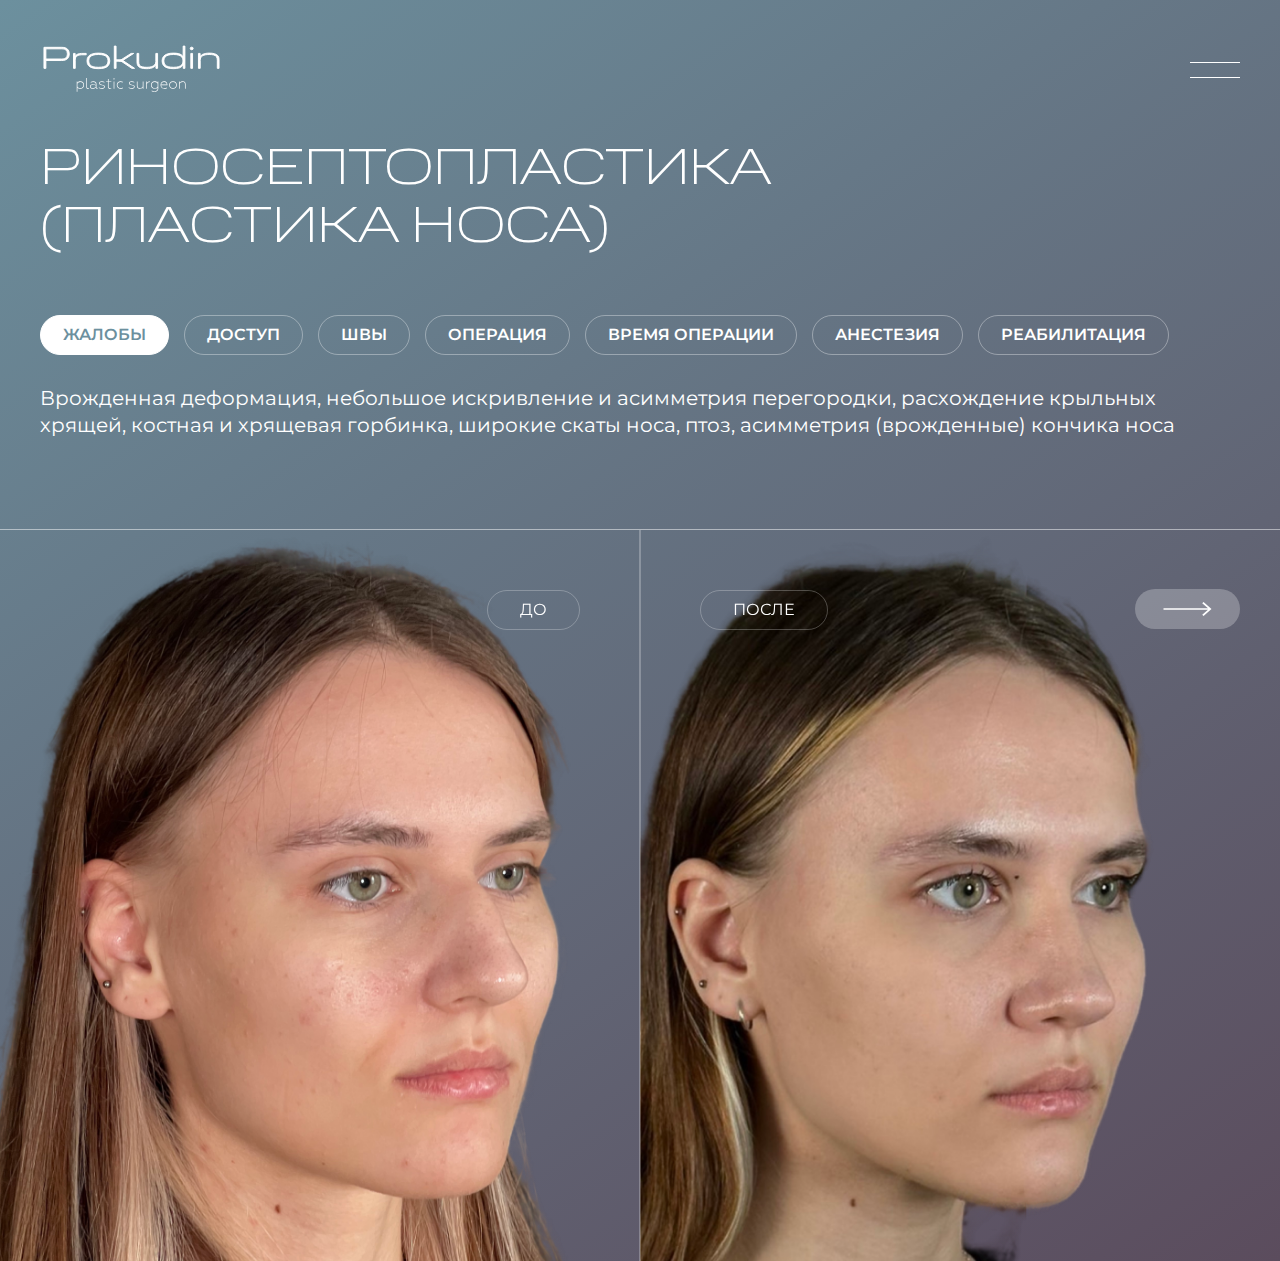
<file: case-01.html>
<!DOCTYPE html>
<html lang="ru">

<head>
	<meta charset="UTF-8">
	<meta http-equiv="X-UA-Compatible" content="IE=edge">
	<meta name="viewport" content="width=device-width, initial-scale=1.0">
	<title>Prokudin - РИНОСЕПТОПЛАСТИКА (пластика носа)</title>
	<meta property="og:title" content="Prokudin - РИНОСЕПТОПЛАСТИКА (пластика носа)">
	<meta property="og:description" content="Описание">
	<meta property="og:url" content="/">
	<meta property="og:site_name" content="Prokudin - РИНОСЕПТОПЛАСТИКА (пластика носа)">
	<!-- favicon -->
	<link rel="apple-touch-icon" sizes="180x180" href="img/favicon/apple-touch-icon.png">
	<link rel="icon" type="image/png" sizes="32x32" href="img/favicon/favicon-32x32.png">
	<link rel="icon" type="image/png" sizes="16x16" href="img/favicon/favicon-16x16.png">
	<link rel="manifest" href="img/favicon/site.webmanifest">
	<meta name="msapplication-TileColor" content="#000000">
	<meta name="theme-color" content="#ffffff">
	<!-- styles -->
	<link rel="stylesheet" href="css/vendor.min.css">
	<link rel="stylesheet" href="css/app.min.css">
	<link rel="stylesheet" href="css/new.min.css">
</head>

<body class="gradient">
	<!-- wrapper -->
	<div class="wrapper">
		<!-- header -->
		<header class="header" id="header">
			<div class="container">
				<div class="header__wrapper">
					<a href="index.html" class="header__logotype">
						<img src="img/logotype.svg" width="183" height="50" alt="Prokudin">
					</a>
					<button class="hamburger" id="hamburger-toggle">
						<span class="hamburger__inner"></span>
						<span class="hamburger__inner"></span>
					</button>
				</div>
			</div>
		</header>
		<!-- end of header -->
		<!-- content -->
		<div class="wrapper__content">
			<!-- case -->
			<section class="case" id="case">
				<div class="container">
					<div class="case__wrap">
						<h2 class="case__heading">РИНОСЕПТОПЛАСТИКА <br>(пластика носа) </h2>
						<div class="case-tabs case__tabs">
							<ul class="case-tabs__list">
								<li class="case-tabs__item is--active">
									<button class="case-tabs__tab">жалобы</button>
								</li>
								<li class="case-tabs__item">
									<button class="case-tabs__tab">доступ</button>
								</li>
								<li class="case-tabs__item">
									<button class="case-tabs__tab">швы</button>
								</li>
								<li class="case-tabs__item">
									<button class="case-tabs__tab">операция</button>
								</li>
								<li class="case-tabs__item">
									<button class="case-tabs__tab">время операции</button>
								</li>
								<li class="case-tabs__item">
									<button class="case-tabs__tab">Анестезия</button>
								</li>
								<li class="case-tabs__item">
									<button class="case-tabs__tab">Реабилитация</button>
								</li>
							</ul>
							<div class="case-tabs__wrapper is--active">
								<div class="case-tabs__content">
									<p>Врожденная деформация, небольшое искривление и асимметрия перегородки, расхождение крыльных хрящей, костная и хрящевая горбинка, широкие скаты носа, птоз, асимметрия (врожденные) кончика носа</p>
								</div>
							</div>
							<div class="case-tabs__wrapper">
								<div class="case-tabs__content">
									<p>Врожденная деформация, небольшое искривление и асимметрия перегородки, расхождение крыльных хрящей, костная и хрящевая горбинка, широкие скаты носа, птоз, асимметрия (врожденные) кончика носа</p>
								</div>
							</div>
							<div class="case-tabs__wrapper">
								<div class="case-tabs__content">
									<p>Врожденная деформация, небольшое искривление и асимметрия перегородки, расхождение крыльных хрящей, костная и хрящевая горбинка, широкие скаты носа, птоз, асимметрия (врожденные) кончика носа</p>
								</div>
							</div>
							<div class="case-tabs__wrapper">
								<div class="case-tabs__content">
									<p>Врожденная деформация, небольшое искривление и асимметрия перегородки, расхождение крыльных хрящей, костная и хрящевая горбинка, широкие скаты носа, птоз, асимметрия (врожденные) кончика носа</p>
								</div>
							</div>
							<div class="case-tabs__wrapper">
								<div class="case-tabs__content">
									<p>Врожденная деформация, небольшое искривление и асимметрия перегородки, расхождение крыльных хрящей, костная и хрящевая горбинка, широкие скаты носа, птоз, асимметрия (врожденные) кончика носа</p>
								</div>
							</div>
							<div class="case-tabs__wrapper">
								<div class="case-tabs__content">
									<p>Врожденная деформация, небольшое искривление и асимметрия перегородки, расхождение крыльных хрящей, костная и хрящевая горбинка, широкие скаты носа, птоз, асимметрия (врожденные) кончика носа</p>
								</div>
							</div>
							<div class="case-tabs__wrapper">
								<div class="case-tabs__content">
									<p>Врожденная деформация, небольшое искривление и асимметрия перегородки, расхождение крыльных хрящей, костная и хрящевая горбинка, широкие скаты носа, птоз, асимметрия (врожденные) кончика носа</p>
								</div>
							</div>
						</div>
						<div class="case__slider">
							<div class="case__slider-wrapper">
								<div class="swiper">
									<div class="swiper-wrapper">
										<div class="swiper-slide">
											<div class="case__slide">
												<div class="container">
													<div class="case__slide-inner">
														<div class="case__left">
															<div class="case__group">
																<span class="case__status">до</span>
															</div>
														</div>
														<div class="case__right">
															<div class="case__group">
																<span class="case__status">после</span>
															</div>
														</div>
													</div>
												</div>
												<picture class="case__bg">
													<img src="img/case-01.png" alt="Image">
												</picture>
											</div>
										</div>
										<div class="swiper-slide">
											<div class="case__slide">
												<div class="container">
													<div class="case__slide-inner">
														<div class="case__left">
															<div class="case__group">
																<span class="case__status">до</span>
															</div>
														</div>
														<div class="case__right">
															<div class="case__group">
																<span class="case__status">после</span>
															</div>
														</div>
													</div>
												</div>
												<picture class="case__bg">
													<img src="img/case-02.png" alt="Image">
												</picture>
											</div>
										</div>
									</div>
								</div>
							</div>
							<div class="swiper-controls">
								<button class="swiper-button-prev" aria-label="Назад">
									<svg class="swiper-button-icon">
										<use xlink:href="img/sprite.svg#icon-arrow-prev"></use>
									</svg>
								</button>
								<button class="swiper-button-next" aria-label="Далее">
									<svg class="swiper-button-icon">
										<use xlink:href="img/sprite.svg#icon-arrow-next"></use>
									</svg>
								</button>
							</div>
						</div>
					</div>
				</div>
			</section>
			<!-- end of case -->
		</div>
		<!-- end of content -->
	</div>
	<!-- end of wrapper -->
	<!-- menu -->
	<div class="menu" id="menu">
		<button class="menu__close" aria-label="Закрыть">
			<svg>
				<use xlink:href="img/sprite.svg#icon-close"></use>
			</svg>
		</button>
		<nav class="menu__nav">
			<ul class="menu__list">
				<li class="menu__item">
					<a href="#results" class="menu__link">кейсы</a>
				</li>
				<li class="menu__item">
					<a href="#gallery" class="menu__link">Галерея</a>
				</li>
				<li class="menu__item">
					<a href="#reviews" class="menu__link">отзывы</a>
				</li>
				<li class="menu__item">
					<a href="#about" class="menu__link">обо мне</a>
				</li>
				<li class="menu__item">
					<a href="#contacts" class="menu__link">контакты</a>
				</li>
			</ul>
		</nav>
	</div>
	<!-- end of menu -->
	<!-- scripts -->
	<script src="js/vendor.min.js"></script>
	<script src="js/app.min.js"></script>
</body>

</html>
</file>
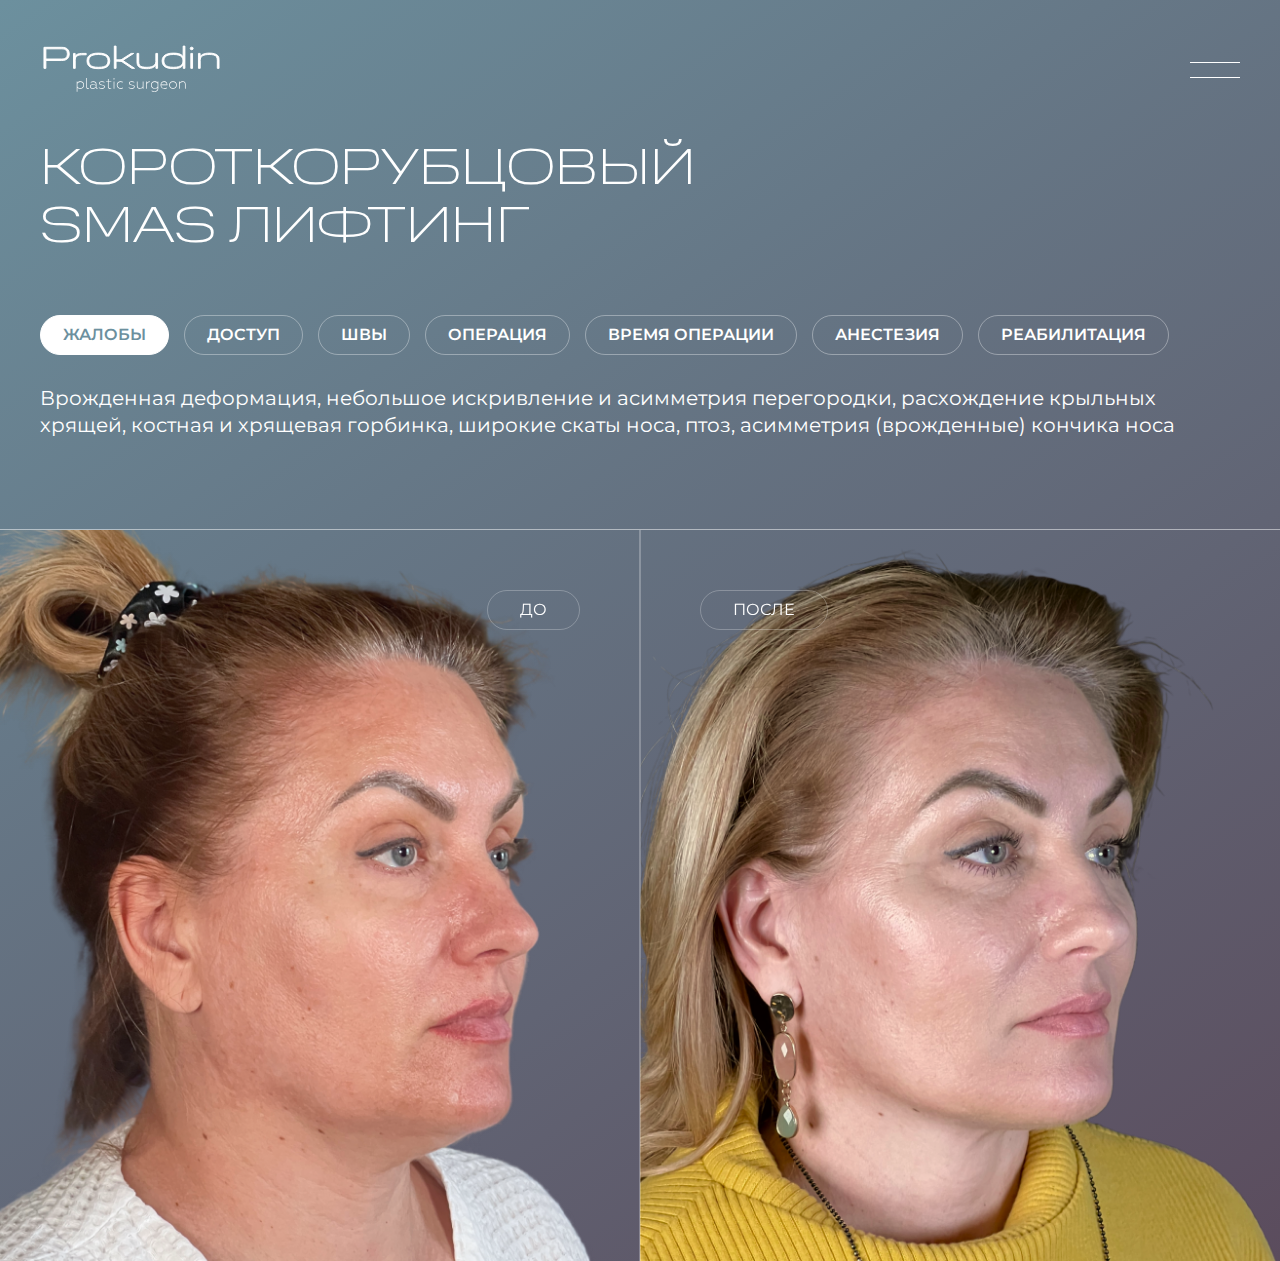
<file: case-02.html>
<!DOCTYPE html>
<html lang="ru">

<head>
	<meta charset="UTF-8">
	<meta http-equiv="X-UA-Compatible" content="IE=edge">
	<meta name="viewport" content="width=device-width, initial-scale=1.0">
	<title>Prokudin - РИНОСЕПТОПЛАСТИКА (пластика носа)</title>
	<meta property="og:title" content="Prokudin - РИНОСЕПТОПЛАСТИКА (пластика носа)">
	<meta property="og:description" content="Описание">
	<meta property="og:url" content="/">
	<meta property="og:site_name" content="Prokudin - РИНОСЕПТОПЛАСТИКА (пластика носа)">
	<!-- favicon -->
	<link rel="apple-touch-icon" sizes="180x180" href="img/favicon/apple-touch-icon.png">
	<link rel="icon" type="image/png" sizes="32x32" href="img/favicon/favicon-32x32.png">
	<link rel="icon" type="image/png" sizes="16x16" href="img/favicon/favicon-16x16.png">
	<link rel="manifest" href="img/favicon/site.webmanifest">
	<meta name="msapplication-TileColor" content="#000000">
	<meta name="theme-color" content="#ffffff">
	<!-- styles -->
	<link rel="stylesheet" href="css/vendor.min.css">
	<link rel="stylesheet" href="css/app.min.css">
	<link rel="stylesheet" href="css/new.min.css">
</head>

<body class="gradient">
	<!-- wrapper -->
	<div class="wrapper">
		<!-- header -->
		<header class="header" id="header">
			<div class="container">
				<div class="header__wrapper">
					<a href="index.html" class="header__logotype">
						<img src="img/logotype.svg" width="183" height="50" alt="Prokudin">
					</a>
					<button class="hamburger" id="hamburger-toggle">
						<span class="hamburger__inner"></span>
						<span class="hamburger__inner"></span>
					</button>
				</div>
			</div>
		</header>
		<!-- end of header -->
		<!-- content -->
		<div class="wrapper__content">
			<!-- case -->
			<section class="case" id="case">
				<div class="container">
					<div class="case__wrap">
						<h2 class="case__heading">КОРОТКОРУБЦОВЫЙ <br>SMAS ЛИФТИНГ </h2>
						<div class="case-tabs case__tabs">
							<ul class="case-tabs__list">
								<li class="case-tabs__item is--active">
									<button class="case-tabs__tab">жалобы</button>
								</li>
								<li class="case-tabs__item">
									<button class="case-tabs__tab">доступ</button>
								</li>
								<li class="case-tabs__item">
									<button class="case-tabs__tab">швы</button>
								</li>
								<li class="case-tabs__item">
									<button class="case-tabs__tab">операция</button>
								</li>
								<li class="case-tabs__item">
									<button class="case-tabs__tab">время операции</button>
								</li>
								<li class="case-tabs__item">
									<button class="case-tabs__tab">Анестезия</button>
								</li>
								<li class="case-tabs__item">
									<button class="case-tabs__tab">Реабилитация</button>
								</li>
							</ul>
							<div class="case-tabs__wrapper is--active">
								<div class="case-tabs__content">
									<p>Врожденная деформация, небольшое искривление и асимметрия перегородки, расхождение крыльных хрящей, костная и хрящевая горбинка, широкие скаты носа, птоз, асимметрия (врожденные) кончика носа</p>
								</div>
							</div>
							<div class="case-tabs__wrapper">
								<div class="case-tabs__content">
									<p>Врожденная деформация, небольшое искривление и асимметрия перегородки, расхождение крыльных хрящей, костная и хрящевая горбинка, широкие скаты носа, птоз, асимметрия (врожденные) кончика носа</p>
								</div>
							</div>
							<div class="case-tabs__wrapper">
								<div class="case-tabs__content">
									<p>Врожденная деформация, небольшое искривление и асимметрия перегородки, расхождение крыльных хрящей, костная и хрящевая горбинка, широкие скаты носа, птоз, асимметрия (врожденные) кончика носа</p>
								</div>
							</div>
							<div class="case-tabs__wrapper">
								<div class="case-tabs__content">
									<p>Врожденная деформация, небольшое искривление и асимметрия перегородки, расхождение крыльных хрящей, костная и хрящевая горбинка, широкие скаты носа, птоз, асимметрия (врожденные) кончика носа</p>
								</div>
							</div>
							<div class="case-tabs__wrapper">
								<div class="case-tabs__content">
									<p>Врожденная деформация, небольшое искривление и асимметрия перегородки, расхождение крыльных хрящей, костная и хрящевая горбинка, широкие скаты носа, птоз, асимметрия (врожденные) кончика носа</p>
								</div>
							</div>
							<div class="case-tabs__wrapper">
								<div class="case-tabs__content">
									<p>Врожденная деформация, небольшое искривление и асимметрия перегородки, расхождение крыльных хрящей, костная и хрящевая горбинка, широкие скаты носа, птоз, асимметрия (врожденные) кончика носа</p>
								</div>
							</div>
							<div class="case-tabs__wrapper">
								<div class="case-tabs__content">
									<p>Врожденная деформация, небольшое искривление и асимметрия перегородки, расхождение крыльных хрящей, костная и хрящевая горбинка, широкие скаты носа, птоз, асимметрия (врожденные) кончика носа</p>
								</div>
							</div>
						</div>
						<div class="case__slider">
							<div class="case__slider-wrapper">
								<div class="swiper">
									<div class="swiper-wrapper">
										<div class="swiper-slide">
											<div class="case__slide">
												<div class="container">
													<div class="case__slide-inner">
														<div class="case__left">
															<div class="case__group">
																<span class="case__status">до</span>
															</div>
														</div>
														<div class="case__right">
															<div class="case__group">
																<span class="case__status">после</span>
															</div>
														</div>
													</div>
												</div>
												<picture class="case__bg">
													<img src="img/case-02.png" alt="Image">
												</picture>
											</div>
										</div>
									</div>
								</div>
							</div>
							<div class="swiper-controls">
								<button class="swiper-button-prev" aria-label="Назад">
									<svg class="swiper-button-icon">
										<use xlink:href="img/sprite.svg#icon-arrow-prev"></use>
									</svg>
								</button>
								<button class="swiper-button-next" aria-label="Далее">
									<svg class="swiper-button-icon">
										<use xlink:href="img/sprite.svg#icon-arrow-next"></use>
									</svg>
								</button>
							</div>
						</div>
					</div>
				</div>
			</section>
			<!-- end of case -->
		</div>
		<!-- end of content -->
	</div>
	<!-- end of wrapper -->
	<!-- menu -->
	<div class="menu" id="menu">
		<button class="menu__close" aria-label="Закрыть">
			<svg>
				<use xlink:href="img/sprite.svg#icon-close"></use>
			</svg>
		</button>
		<nav class="menu__nav">
			<ul class="menu__list">
				<li class="menu__item">
					<a href="#results" class="menu__link">кейсы</a>
				</li>
				<li class="menu__item">
					<a href="#gallery" class="menu__link">Галерея</a>
				</li>
				<li class="menu__item">
					<a href="#reviews" class="menu__link">отзывы</a>
				</li>
				<li class="menu__item">
					<a href="#about" class="menu__link">обо мне</a>
				</li>
				<li class="menu__item">
					<a href="#contacts" class="menu__link">контакты</a>
				</li>
			</ul>
		</nav>
	</div>
	<!-- end of menu -->
	<!-- scripts -->
	<script src="js/vendor.min.js"></script>
	<script src="js/app.min.js"></script>
</body>

</html>
</file>
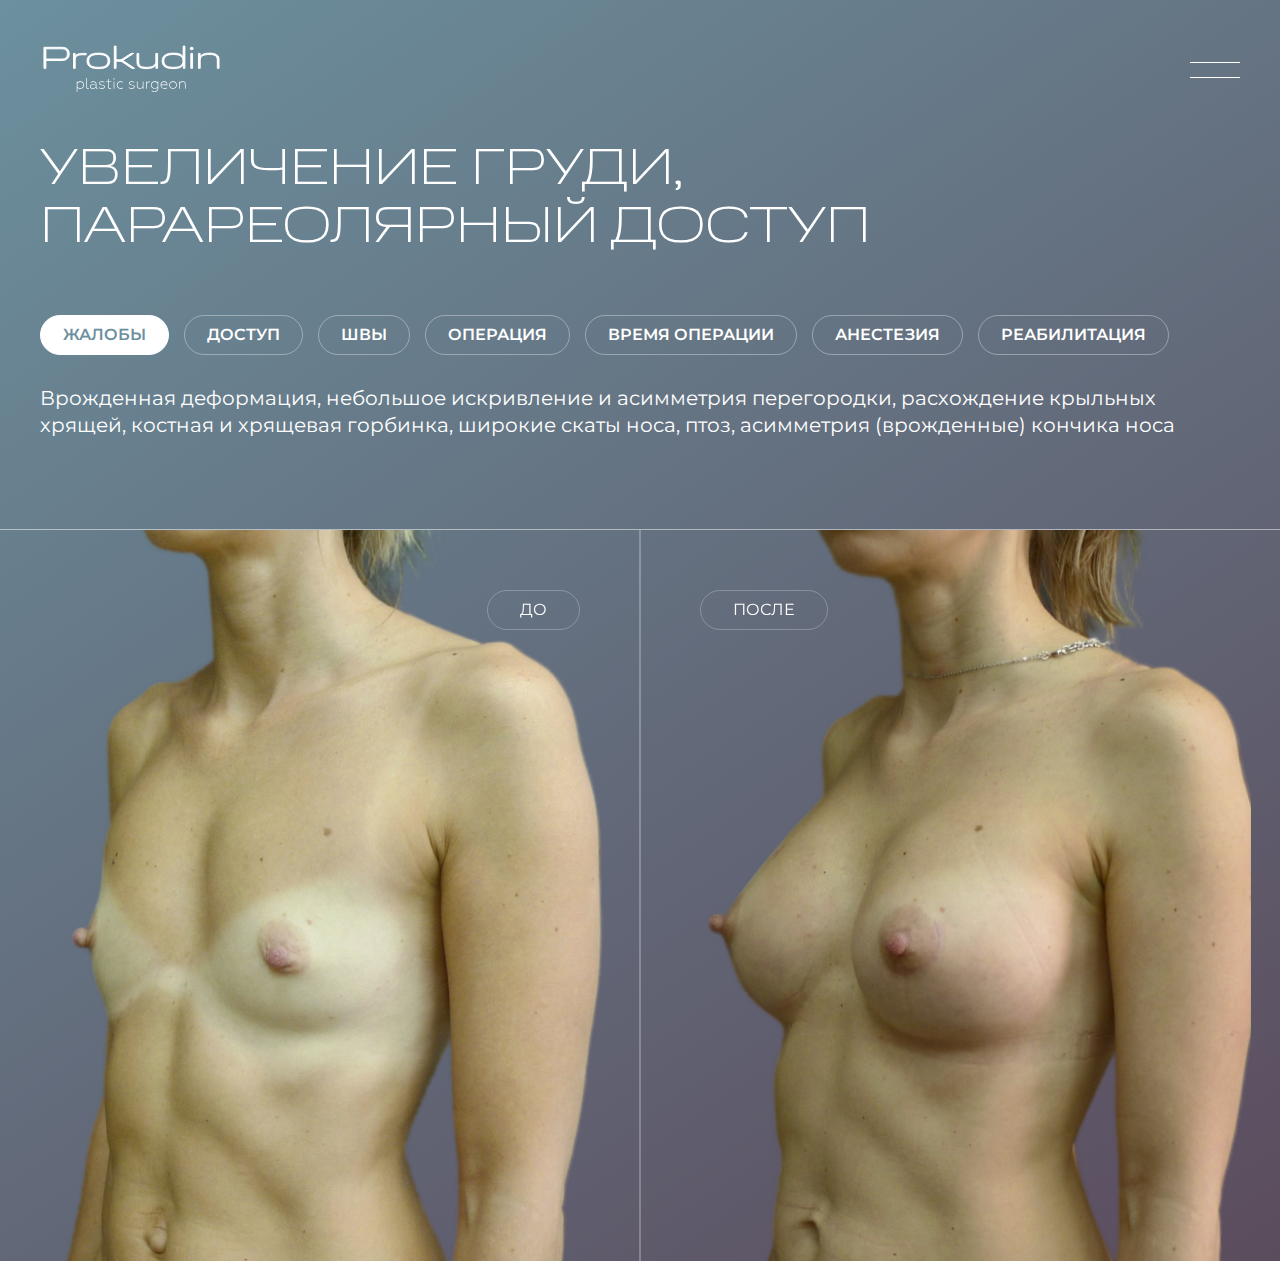
<file: case-03.html>
<!DOCTYPE html>
<html lang="ru">

<head>
	<meta charset="UTF-8">
	<meta http-equiv="X-UA-Compatible" content="IE=edge">
	<meta name="viewport" content="width=device-width, initial-scale=1.0">
	<title>Prokudin - РИНОСЕПТОПЛАСТИКА (пластика носа)</title>
	<meta property="og:title" content="Prokudin - РИНОСЕПТОПЛАСТИКА (пластика носа)">
	<meta property="og:description" content="Описание">
	<meta property="og:url" content="/">
	<meta property="og:site_name" content="Prokudin - РИНОСЕПТОПЛАСТИКА (пластика носа)">
	<!-- favicon -->
	<link rel="apple-touch-icon" sizes="180x180" href="img/favicon/apple-touch-icon.png">
	<link rel="icon" type="image/png" sizes="32x32" href="img/favicon/favicon-32x32.png">
	<link rel="icon" type="image/png" sizes="16x16" href="img/favicon/favicon-16x16.png">
	<link rel="manifest" href="img/favicon/site.webmanifest">
	<meta name="msapplication-TileColor" content="#000000">
	<meta name="theme-color" content="#ffffff">
	<!-- styles -->
	<link rel="stylesheet" href="css/vendor.min.css">
	<link rel="stylesheet" href="css/app.min.css">
	<link rel="stylesheet" href="css/new.min.css">
</head>

<body class="gradient">
	<!-- wrapper -->
	<div class="wrapper">
		<!-- header -->
		<header class="header" id="header">
			<div class="container">
				<div class="header__wrapper">
					<a href="index.html" class="header__logotype">
						<img src="img/logotype.svg" width="183" height="50" alt="Prokudin">
					</a>
					<button class="hamburger" id="hamburger-toggle">
						<span class="hamburger__inner"></span>
						<span class="hamburger__inner"></span>
					</button>
				</div>
			</div>
		</header>
		<!-- end of header -->
		<!-- content -->
		<div class="wrapper__content">
			<!-- case -->
			<section class="case" id="case">
				<div class="container">
					<div class="case__wrap">
						<h2 class="case__heading">УВЕЛИЧЕНИЕ ГРУДИ, <br>ПАРАРЕОЛЯРНЫЙ ДОСТУП </h2>
						<div class="case-tabs case__tabs">
							<ul class="case-tabs__list">
								<li class="case-tabs__item is--active">
									<button class="case-tabs__tab">жалобы</button>
								</li>
								<li class="case-tabs__item">
									<button class="case-tabs__tab">доступ</button>
								</li>
								<li class="case-tabs__item">
									<button class="case-tabs__tab">швы</button>
								</li>
								<li class="case-tabs__item">
									<button class="case-tabs__tab">операция</button>
								</li>
								<li class="case-tabs__item">
									<button class="case-tabs__tab">время операции</button>
								</li>
								<li class="case-tabs__item">
									<button class="case-tabs__tab">Анестезия</button>
								</li>
								<li class="case-tabs__item">
									<button class="case-tabs__tab">Реабилитация</button>
								</li>
							</ul>
							<div class="case-tabs__wrapper is--active">
								<div class="case-tabs__content">
									<p>Врожденная деформация, небольшое искривление и асимметрия перегородки, расхождение крыльных хрящей, костная и хрящевая горбинка, широкие скаты носа, птоз, асимметрия (врожденные) кончика носа</p>
								</div>
							</div>
							<div class="case-tabs__wrapper">
								<div class="case-tabs__content">
									<p>Врожденная деформация, небольшое искривление и асимметрия перегородки, расхождение крыльных хрящей, костная и хрящевая горбинка, широкие скаты носа, птоз, асимметрия (врожденные) кончика носа</p>
								</div>
							</div>
							<div class="case-tabs__wrapper">
								<div class="case-tabs__content">
									<p>Врожденная деформация, небольшое искривление и асимметрия перегородки, расхождение крыльных хрящей, костная и хрящевая горбинка, широкие скаты носа, птоз, асимметрия (врожденные) кончика носа</p>
								</div>
							</div>
							<div class="case-tabs__wrapper">
								<div class="case-tabs__content">
									<p>Врожденная деформация, небольшое искривление и асимметрия перегородки, расхождение крыльных хрящей, костная и хрящевая горбинка, широкие скаты носа, птоз, асимметрия (врожденные) кончика носа</p>
								</div>
							</div>
							<div class="case-tabs__wrapper">
								<div class="case-tabs__content">
									<p>Врожденная деформация, небольшое искривление и асимметрия перегородки, расхождение крыльных хрящей, костная и хрящевая горбинка, широкие скаты носа, птоз, асимметрия (врожденные) кончика носа</p>
								</div>
							</div>
							<div class="case-tabs__wrapper">
								<div class="case-tabs__content">
									<p>Врожденная деформация, небольшое искривление и асимметрия перегородки, расхождение крыльных хрящей, костная и хрящевая горбинка, широкие скаты носа, птоз, асимметрия (врожденные) кончика носа</p>
								</div>
							</div>
							<div class="case-tabs__wrapper">
								<div class="case-tabs__content">
									<p>Врожденная деформация, небольшое искривление и асимметрия перегородки, расхождение крыльных хрящей, костная и хрящевая горбинка, широкие скаты носа, птоз, асимметрия (врожденные) кончика носа</p>
								</div>
							</div>
						</div>
						<div class="case__slider">
							<div class="case__slider-wrapper">
								<div class="swiper">
									<div class="swiper-wrapper">
										<div class="swiper-slide">
											<div class="case__slide">
												<div class="container">
													<div class="case__slide-inner">
														<div class="case__left">
															<div class="case__group">
																<span class="case__status">до</span>
															</div>
														</div>
														<div class="case__right">
															<div class="case__group">
																<span class="case__status">после</span>
															</div>
														</div>
													</div>
												</div>
												<picture class="case__bg">
													<img src="img/case-03.png" alt="Image">
												</picture>
											</div>
										</div>
									</div>
								</div>
							</div>
							<div class="swiper-controls">
								<button class="swiper-button-prev" aria-label="Назад">
									<svg class="swiper-button-icon">
										<use xlink:href="img/sprite.svg#icon-arrow-prev"></use>
									</svg>
								</button>
								<button class="swiper-button-next" aria-label="Далее">
									<svg class="swiper-button-icon">
										<use xlink:href="img/sprite.svg#icon-arrow-next"></use>
									</svg>
								</button>
							</div>
						</div>
					</div>
				</div>
			</section>
			<!-- end of case -->
		</div>
		<!-- end of content -->
	</div>
	<!-- end of wrapper -->
	<!-- menu -->
	<div class="menu" id="menu">
		<button class="menu__close" aria-label="Закрыть">
			<svg>
				<use xlink:href="img/sprite.svg#icon-close"></use>
			</svg>
		</button>
		<nav class="menu__nav">
			<ul class="menu__list">
				<li class="menu__item">
					<a href="#results" class="menu__link">кейсы</a>
				</li>
				<li class="menu__item">
					<a href="#gallery" class="menu__link">Галерея</a>
				</li>
				<li class="menu__item">
					<a href="#reviews" class="menu__link">отзывы</a>
				</li>
				<li class="menu__item">
					<a href="#about" class="menu__link">обо мне</a>
				</li>
				<li class="menu__item">
					<a href="#contacts" class="menu__link">контакты</a>
				</li>
			</ul>
		</nav>
	</div>
	<!-- end of menu -->
	<!-- scripts -->
	<script src="js/vendor.min.js"></script>
	<script src="js/app.min.js"></script>
</body>

</html>
</file>
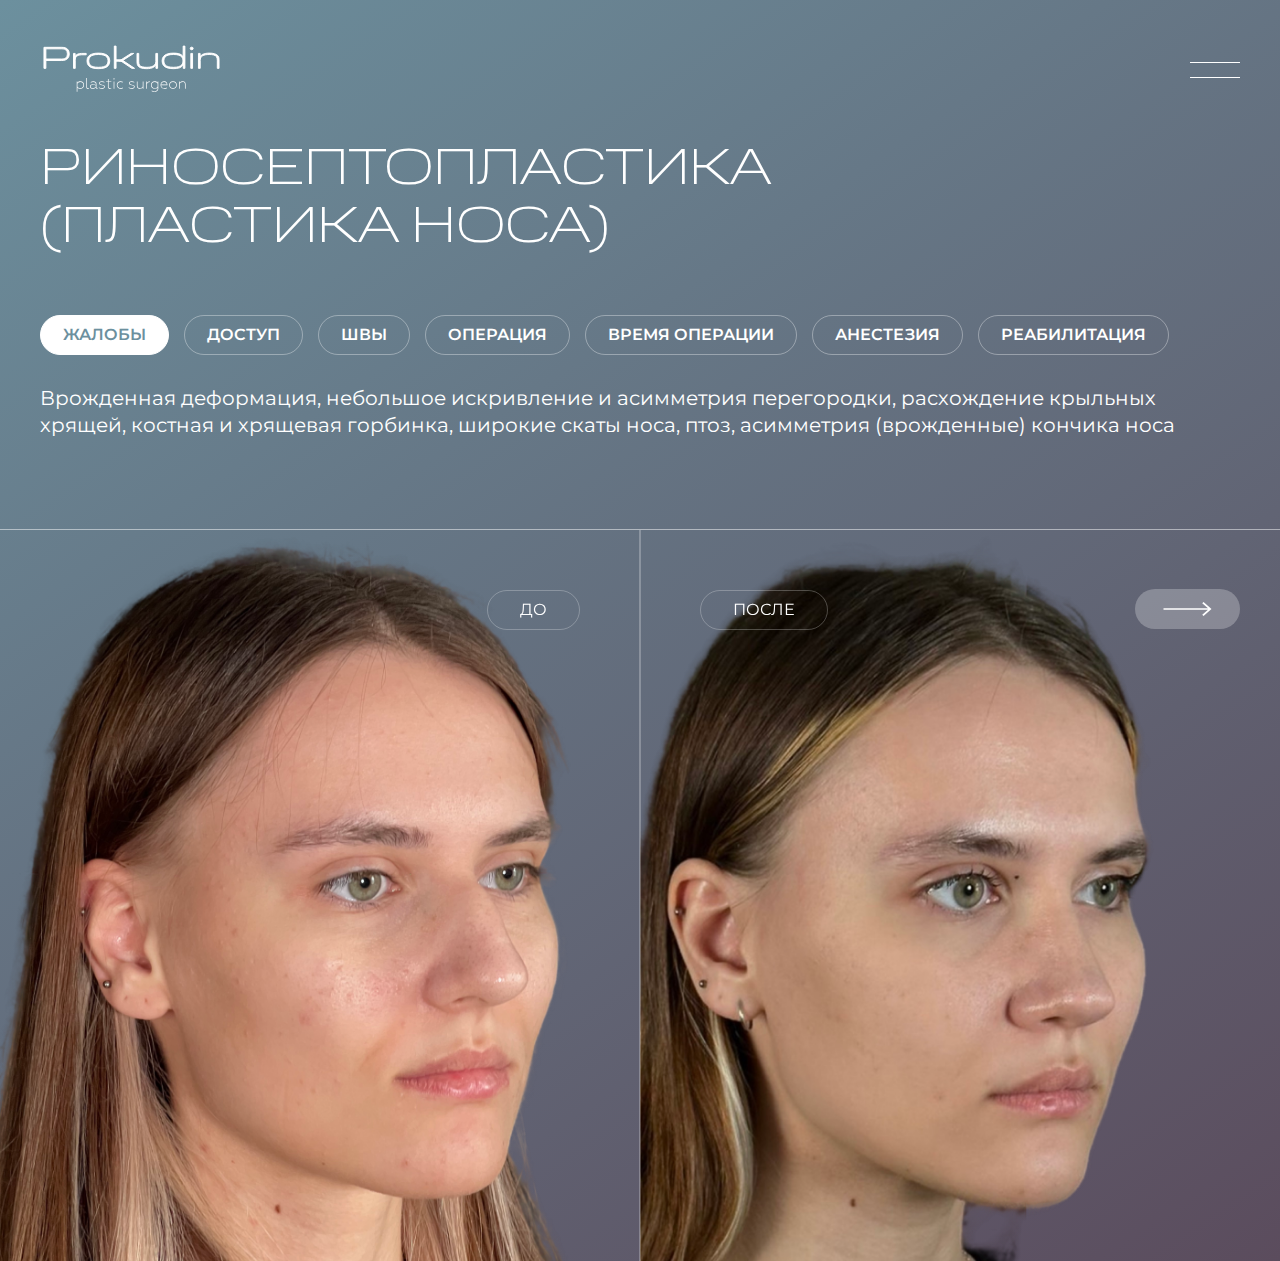
<file: case.html>
<!DOCTYPE html>
<html lang="ru">

<head>
	<meta charset="UTF-8">
	<meta http-equiv="X-UA-Compatible" content="IE=edge">
	<meta name="viewport" content="width=device-width, initial-scale=1.0">
	<title>Prokudin - РИНОСЕПТОПЛАСТИКА (пластика носа)</title>
	<meta property="og:title" content="Prokudin - РИНОСЕПТОПЛАСТИКА (пластика носа)">
	<meta property="og:description" content="Описание">
	<meta property="og:url" content="/">
	<meta property="og:site_name" content="Prokudin - РИНОСЕПТОПЛАСТИКА (пластика носа)">
	<!-- favicon -->
	<link rel="apple-touch-icon" sizes="180x180" href="img/favicon/apple-touch-icon.png">
	<link rel="icon" type="image/png" sizes="32x32" href="img/favicon/favicon-32x32.png">
	<link rel="icon" type="image/png" sizes="16x16" href="img/favicon/favicon-16x16.png">
	<link rel="manifest" href="img/favicon/site.webmanifest">
	<meta name="msapplication-TileColor" content="#000000">
	<meta name="theme-color" content="#ffffff">
	<!-- styles -->
	<link rel="stylesheet" href="css/vendor.min.css">
	<link rel="stylesheet" href="css/app.min.css">
</head>

<body class="gradient">
	<!-- wrapper -->
	<div class="wrapper">
		<!-- header -->
		<header class="header" id="header">
			<div class="container">
				<div class="header__wrapper">
					<a href="index.html" class="header__logotype">
						<img src="img/logotype.svg" width="183" height="50" alt="Prokudin">
					</a>
					<button class="hamburger" id="hamburger-toggle">
						<span class="hamburger__inner"></span>
						<span class="hamburger__inner"></span>
					</button>
				</div>
			</div>
		</header>
		<!-- end of header -->
		<!-- content -->
		<div class="wrapper__content">
			<!-- case -->
			<section class="case" id="case">
				<div class="container">
					<div class="case__wrap">
						<h2 class="case__heading">РИНОСЕПТОПЛАСТИКА <br>(пластика носа) </h2>
						<div class="case-tabs case__tabs">
							<ul class="case-tabs__list">
								<li class="case-tabs__item is--active">
									<button class="case-tabs__tab">жалобы</button>
								</li>
								<li class="case-tabs__item">
									<button class="case-tabs__tab">доступ</button>
								</li>
								<li class="case-tabs__item">
									<button class="case-tabs__tab">швы</button>
								</li>
								<li class="case-tabs__item">
									<button class="case-tabs__tab">операция</button>
								</li>
								<li class="case-tabs__item">
									<button class="case-tabs__tab">время операции</button>
								</li>
								<li class="case-tabs__item">
									<button class="case-tabs__tab">Анестезия</button>
								</li>
								<li class="case-tabs__item">
									<button class="case-tabs__tab">Реабилитация</button>
								</li>
							</ul>
							<div class="case-tabs__wrapper is--active">
								<div class="case-tabs__content">
									<p>Врожденная деформация, небольшое искривление и асимметрия перегородки, расхождение крыльных хрящей, костная и хрящевая горбинка, широкие скаты носа, птоз, асимметрия (врожденные) кончика носа</p>
								</div>
							</div>
							<div class="case-tabs__wrapper">
								<div class="case-tabs__content">
									<p>Врожденная деформация, небольшое искривление и асимметрия перегородки, расхождение крыльных хрящей, костная и хрящевая горбинка, широкие скаты носа, птоз, асимметрия (врожденные) кончика носа</p>
								</div>
							</div>
							<div class="case-tabs__wrapper">
								<div class="case-tabs__content">
									<p>Врожденная деформация, небольшое искривление и асимметрия перегородки, расхождение крыльных хрящей, костная и хрящевая горбинка, широкие скаты носа, птоз, асимметрия (врожденные) кончика носа</p>
								</div>
							</div>
							<div class="case-tabs__wrapper">
								<div class="case-tabs__content">
									<p>Врожденная деформация, небольшое искривление и асимметрия перегородки, расхождение крыльных хрящей, костная и хрящевая горбинка, широкие скаты носа, птоз, асимметрия (врожденные) кончика носа</p>
								</div>
							</div>
							<div class="case-tabs__wrapper">
								<div class="case-tabs__content">
									<p>Врожденная деформация, небольшое искривление и асимметрия перегородки, расхождение крыльных хрящей, костная и хрящевая горбинка, широкие скаты носа, птоз, асимметрия (врожденные) кончика носа</p>
								</div>
							</div>
							<div class="case-tabs__wrapper">
								<div class="case-tabs__content">
									<p>Врожденная деформация, небольшое искривление и асимметрия перегородки, расхождение крыльных хрящей, костная и хрящевая горбинка, широкие скаты носа, птоз, асимметрия (врожденные) кончика носа</p>
								</div>
							</div>
							<div class="case-tabs__wrapper">
								<div class="case-tabs__content">
									<p>Врожденная деформация, небольшое искривление и асимметрия перегородки, расхождение крыльных хрящей, костная и хрящевая горбинка, широкие скаты носа, птоз, асимметрия (врожденные) кончика носа</p>
								</div>
							</div>
						</div>
						<div class="case__slider">
							<div class="case__slider-wrapper">
								<div class="swiper">
									<div class="swiper-wrapper">
										<div class="swiper-slide">
											<div class="case__slide">
												<div class="container">
													<div class="case__slide-inner">
														<div class="case__left">
															<div class="case__group">
																<span class="case__status">до</span>
															</div>
														</div>
														<div class="case__right">
															<div class="case__group">
																<span class="case__status">после</span>
															</div>
														</div>
													</div>
												</div>
												<picture class="case__bg">
													<img src="img/case-01.png" alt="Image">
												</picture>
											</div>
										</div>
										<div class="swiper-slide">
											<div class="case__slide">
												<div class="container">
													<div class="case__slide-inner">
														<div class="case__left">
															<div class="case__group">
																<span class="case__status">до</span>
															</div>
														</div>
														<div class="case__right">
															<div class="case__group">
																<span class="case__status">после</span>
															</div>
														</div>
													</div>
												</div>
												<picture class="case__bg">
													<img src="img/case-02.png" alt="Image">
												</picture>
											</div>
										</div>
									</div>
								</div>
							</div>
							<div class="swiper-controls">
								<button class="swiper-button-prev" aria-label="Назад">
									<svg class="swiper-button-icon">
										<use xlink:href="img/sprite.svg#icon-arrow-prev"></use>
									</svg>
								</button>
								<button class="swiper-button-next" aria-label="Далее">
									<svg class="swiper-button-icon">
										<use xlink:href="img/sprite.svg#icon-arrow-next"></use>
									</svg>
								</button>
							</div>
						</div>
					</div>
				</div>
			</section>
			<!-- end of case -->
		</div>
		<!-- end of content -->
	</div>
	<!-- end of wrapper -->
	<!-- menu -->
	<div class="menu" id="menu">
		<button class="menu__close" aria-label="Закрыть">
			<svg>
				<use xlink:href="img/sprite.svg#icon-close"></use>
			</svg>
		</button>
		<nav class="menu__nav">
			<ul class="menu__list">
				<li class="menu__item">
					<a href="#results" class="menu__link">кейсы</a>
				</li>
				<li class="menu__item">
					<a href="#gallery" class="menu__link">Галерея</a>
				</li>
				<li class="menu__item">
					<a href="#reviews" class="menu__link">отзывы</a>
				</li>
				<li class="menu__item">
					<a href="#about" class="menu__link">обо мне</a>
				</li>
				<li class="menu__item">
					<a href="#contacts" class="menu__link">контакты</a>
				</li>
			</ul>
		</nav>
	</div>
	<!-- end of menu -->
	<!-- scripts -->
	<script src="js/vendor.min.js"></script>
	<script src="js/app.min.js"></script>
</body>

</html>
</file>
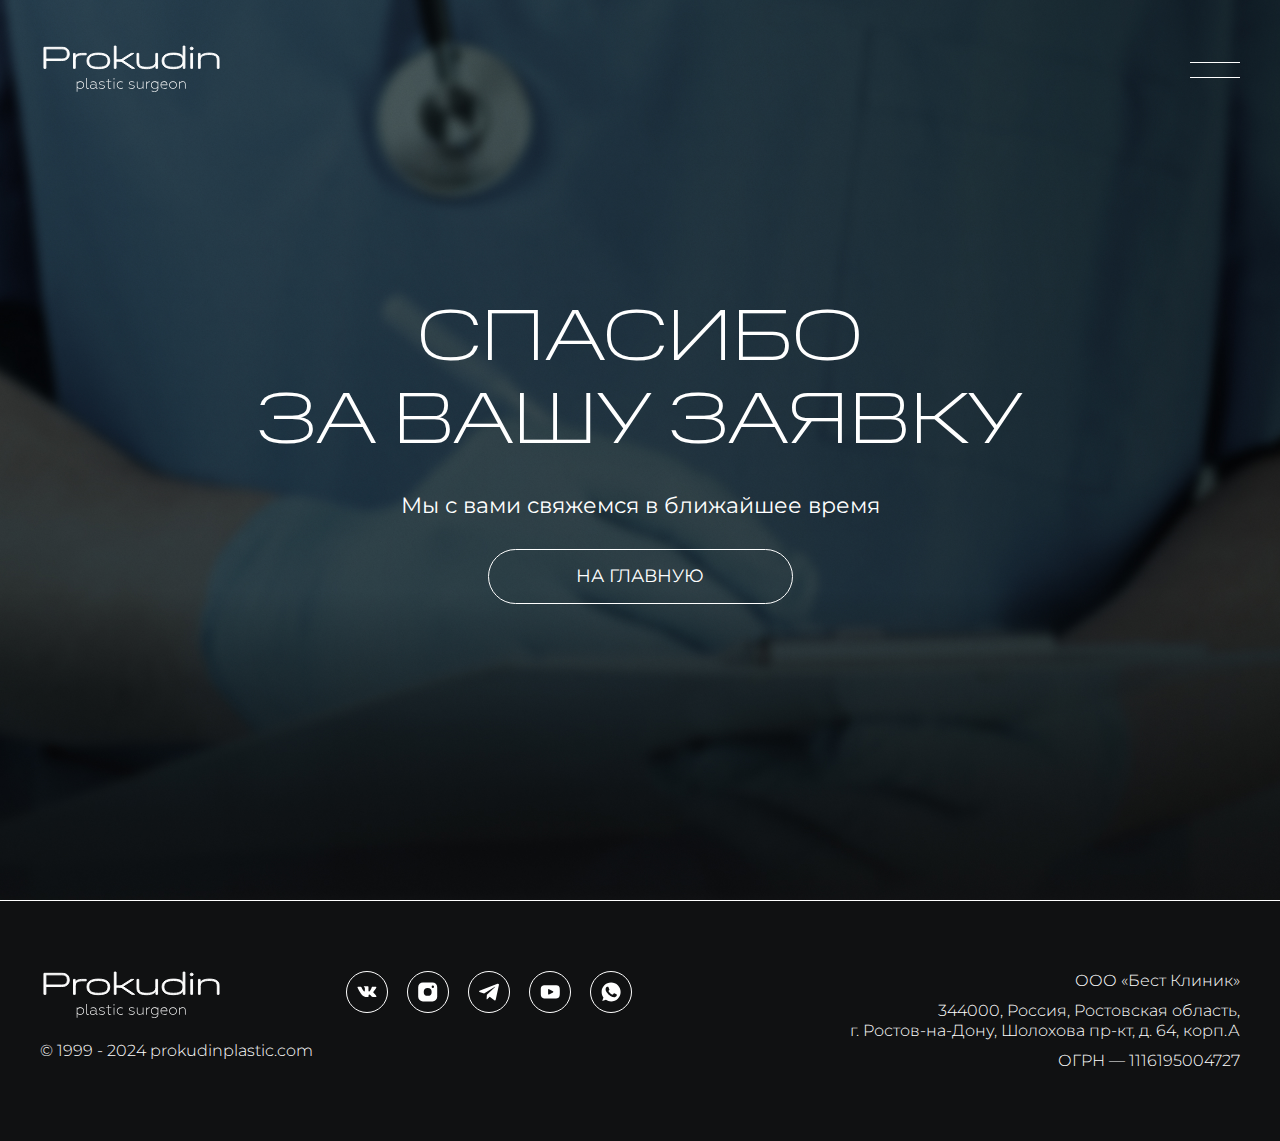
<file: thanks.html>
<!DOCTYPE html>
<html lang="ru">

<head>
	<meta charset="UTF-8">
	<meta http-equiv="X-UA-Compatible" content="IE=edge">
	<meta name="viewport" content="width=device-width, initial-scale=1.0">
	<title>Prokudin - Спасибо за вашу заявку</title>
	<meta property="og:title" content="Prokudin - Спасибо за вашу заявку">
	<meta property="og:description" content="Описание">
	<meta property="og:url" content="/">
	<meta property="og:site_name" content="Prokudin - Спасибо за вашу заявку">
	<!-- favicon -->
	<link rel="apple-touch-icon" sizes="180x180" href="img/favicon/apple-touch-icon.png">
	<link rel="icon" type="image/png" sizes="32x32" href="img/favicon/favicon-32x32.png">
	<link rel="icon" type="image/png" sizes="16x16" href="img/favicon/favicon-16x16.png">
	<link rel="manifest" href="img/favicon/site.webmanifest">
	<meta name="msapplication-TileColor" content="#000000">
	<meta name="theme-color" content="#ffffff">
	<!-- styles -->
	<link rel="stylesheet" href="css/vendor.min.css">
	<link rel="stylesheet" href="css/app.min.css">
	<link rel="stylesheet" href="css/new.min.css">
</head>

<body>
	<!-- wrapper -->
	<div class="wrapper">
		<!-- header -->
		<header class="header" id="header">
			<div class="container">
				<div class="header__wrapper">
					<a href="index.html" class="header__logotype">
						<img src="img/logotype.svg" width="183" height="50" alt="Prokudin">
					</a>
					<button class="hamburger" id="hamburger-toggle">
						<span class="hamburger__inner"></span>
						<span class="hamburger__inner"></span>
					</button>
				</div>
			</div>
		</header>
		<!-- end of header -->
		<!-- content -->
		<div class="wrapper__content">
			<!-- section inner -->
			<section class="section-inner" id="thanks">
				<div class="container">
					<div class="section-inner__wrap">
						<h1 class="section-inner__title">спасибо <br>за вашу заявку</h1>
						<p class="section-inner__description">Мы с вами свяжемся в ближайшее время</p>
						<a href="index.html" class="section-inner__btn btn btn--border">на главную</a>
					</div>
					<picture class="section-inner__bg">
						<img src="img/thanks.jpg" alt="Image">
					</picture>
				</div>
			</section>
			<!-- end of section inner -->
		</div>
		<!-- end of content -->
		<!-- footer -->
		<footer class="footer" id="footer">
			<div class="container">
				<div class="footer__wrapper">
					<div class="footer__block">
						<a href="index.html" class="footer__logotype">
							<img src="img/logotype.svg" width="183" height="50" alt="Prokudin">
						</a>
						<p class="footer__copyright footer__copyright--desktop">© 1999 - 2024 prokudinplastic.com</p>
					</div>
					<div class="footer__block">
						<div class="c-socnav footer__socnav">
							<ul class="c-socnav__list">
								<li class="c-socnav__item">
									<a href="#" class="c-socnav__link">
										<svg class="c-socnav__icon">
											<use xlink:href="img/sprite.svg#icon-vk"></use>
										</svg>
									</a>
								</li>
								<li class="c-socnav__item">
									<a href="#" class="c-socnav__link">
										<svg class="c-socnav__icon">
											<use xlink:href="img/sprite.svg#icon-inst"></use>
										</svg>
									</a>
								</li>
								<li class="c-socnav__item">
									<a href="#" class="c-socnav__link">
										<svg class="c-socnav__icon">
											<use xlink:href="img/sprite.svg#icon-tg"></use>
										</svg>
									</a>
								</li>
								<li class="c-socnav__item">
									<a href="#" class="c-socnav__link">
										<svg class="c-socnav__icon">
											<use xlink:href="img/sprite.svg#icon-yt"></use>
										</svg>
									</a>
								</li>
								<li class="c-socnav__item">
									<a href="#" class="c-socnav__link">
										<svg class="c-socnav__icon">
											<use xlink:href="img/sprite.svg#icon-whatsapp"></use>
										</svg>
									</a>
								</li>
							</ul>
						</div>
					</div>
					<div class="footer__block">
						<p class="footer__copyright">ООО «Бест Клиник»</p>
						<p class="footer__copyright">
							344000, Россия, Ростовская область,
							<br>
							г. Ростов-на-Дону, Шолохова пр-кт, д. 64, корп.А
						</p>
						<p class="footer__copyright">ОГРН — 1116195004727</p>
						<p class="footer__copyright footer__copyright--mobile">© 1999 - 2024 prokudinplastic.com</p>
					</div>
				</div>
			</div>
		</footer>
		<!-- end of footer -->
	</div>
	<!-- end of wrapper -->
	<!-- menu -->
	<div class="menu" id="menu">
		<button class="menu__close" aria-label="Закрыть">
			<svg>
				<use xlink:href="img/sprite.svg#icon-close"></use>
			</svg>
		</button>
		<nav class="menu__nav">
			<ul class="menu__list">
				<li class="menu__item">
					<a href="#results" class="menu__link">кейсы</a>
				</li>
				<li class="menu__item">
					<a href="#gallery" class="menu__link">Галерея</a>
				</li>
				<li class="menu__item">
					<a href="#reviews" class="menu__link">отзывы</a>
				</li>
				<li class="menu__item">
					<a href="#about" class="menu__link">обо мне</a>
				</li>
				<li class="menu__item">
					<a href="#contacts" class="menu__link">контакты</a>
				</li>
			</ul>
		</nav>
	</div>
	<!-- end of menu -->
	<!-- scripts -->
	<script src="js/vendor.min.js"></script>
	<script src="js/app.min.js"></script>
</body>

</html>
</file>
<file: css/app.min.css>
body{position:relative;overflow-x:hidden;font-family:"Montserrat",sans-serif;font-size:16px;line-height:1.25;color:#fff;background:#101112}ul,ol,li{display:block;padding:0;margin:0;list-style:none}h1,h2,h3,h4,h5,h6{margin:0;font-weight:normal;line-height:1.25}p{margin:0}a{display:inline-block;color:#fff;text-decoration:none;-webkit-transition:all .25s ease-in-out;transition:all .25s ease-in-out}a:hover{text-decoration:none;color:#fff}a:active{color:#fff}input[type=number]{-moz-appearance:textfield}input[type=number]::-webkit-outer-spin-button,input[type=number]::-webkit-inner-spin-button{display:none;-webkit-appearance:none;appearance:none;margin:0}picture{display:block}img{max-width:100%}svg{-webkit-transition:all .25s ease-in-out;transition:all .25s ease-in-out}.container{margin:0 auto;padding:0 100px;max-width:1920px;width:100%}@media screen and (min-width: 768px)and (max-width: 1399px){.container{padding:0 40px}}@media screen and (max-width: 767px){.container{padding:0 20px}}.btn{display:-webkit-box;display:-ms-flexbox;display:flex;-webkit-box-align:center;-ms-flex-align:center;align-items:center;-webkit-box-pack:center;-ms-flex-pack:center;justify-content:center;padding:15.25px 30px;width:-webkit-fit-content;width:-moz-fit-content;width:fit-content;font-size:18px;font-weight:normal;line-height:1.25;text-align:center;color:#111112;background:#fff;border:1px solid #fff;border-radius:1000px;-webkit-transition:all .25s ease-in-out;transition:all .25s ease-in-out}.btn:focus{outline:none}.btn:hover{color:#111112}.btn--border{color:#fff;background:rgba(0,0,0,0)}.btn--border:hover{color:#fff}@media screen and (hover: hover){.btn--border:hover{color:#111112;background:#fff}}.input-field__inner{position:relative;z-index:1}.input-field__input{-webkit-appearance:none;-moz-appearance:none;appearance:none;display:block;padding:15.25px 30px;width:100%;font-size:18px;font-weight:300;color:#fff;background:rgba(0,0,0,0);border:1px solid #fff;border-radius:1000px;-webkit-transition:all .25s ease-in-out;transition:all .25s ease-in-out}.input-field__input::-webkit-input-placeholder{opacity:1;color:#fff}.input-field__input::-moz-placeholder{opacity:1;color:#fff}.input-field__input:-ms-input-placeholder{opacity:1;color:#fff}.input-field__input::-ms-input-placeholder{opacity:1;color:#fff}.input-field__input::placeholder{opacity:1;color:#fff}.input-field__input:focus{outline:none;color:#111112;background:#fff}.input-field__input:focus::-webkit-input-placeholder{color:#111112}.input-field__input:focus::-moz-placeholder{color:#111112}.input-field__input:focus:-ms-input-placeholder{color:#111112}.input-field__input:focus::-ms-input-placeholder{color:#111112}.input-field__input:focus::placeholder{color:#111112}.c-socnav__list{display:-webkit-box;display:-ms-flexbox;display:flex;-webkit-box-align:center;-ms-flex-align:center;align-items:center;width:-webkit-fit-content;width:-moz-fit-content;width:fit-content}.c-socnav__item+.c-socnav__item{margin-left:19px}@media screen and (max-width: 767px){.c-socnav__item+.c-socnav__item{margin-left:16px}}.c-socnav__link{display:-webkit-box;display:-ms-flexbox;display:flex;-webkit-box-align:center;-ms-flex-align:center;align-items:center;-webkit-box-pack:center;-ms-flex-pack:center;justify-content:center;padding:0;min-width:42px;width:42px;height:42px;background:rgba(0,0,0,0);border:1px solid #fff;border-radius:50%}@media screen and (hover: hover){.c-socnav__link:hover{background:#fff}.c-socnav__link:hover>svg{color:#111112}}@media screen and (max-width: 767px){.c-socnav__link{min-width:36px;width:36px;height:36px}}.c-socnav__icon{min-width:20px;width:20px;height:20px;color:#fff}@media screen and (max-width: 767px){.c-socnav__icon{min-width:16px;width:16px;height:16px}}.header{position:relative;z-index:100}.header__wrapper{display:-webkit-box;display:-ms-flexbox;display:flex;-webkit-box-align:center;-ms-flex-align:center;align-items:center;-webkit-box-pack:justify;-ms-flex-pack:justify;justify-content:space-between;padding:45px 0}.header__logotype{display:block;overflow:hidden;min-width:183px;width:183px;height:50px}.header__logotype img{display:block;width:100%;height:100%;-o-object-fit:contain;object-fit:contain}@media screen and (max-width: 767px){.header__logotype{min-width:155px;width:155px;height:43px}}.hamburger{position:relative;z-index:1;display:block;padding:0;min-width:50px;width:50px;height:50px;font-size:0;background:rgba(0,0,0,0);border:none;border-radius:0;-webkit-transition:all .25s ease-in-out;transition:all .25s ease-in-out}.hamburger:focus{outline:none}.hamburger.is--active .hamburger__inner:first-child{top:24.5px;-webkit-transform:rotate(45deg);-ms-transform:rotate(45deg);transform:rotate(45deg)}.hamburger.is--active .hamburger__inner:last-child{top:24.5px;-webkit-transform:rotate(-45deg);-ms-transform:rotate(-45deg);transform:rotate(-45deg)}@media screen and (hover: hover){.hamburger:hover{opacity:.7}}.hamburger__inner{position:absolute;left:0;z-index:1;display:block;width:100%;height:1px;background:#fff;-webkit-transition:all .25s ease-in-out;transition:all .25s ease-in-out}.hamburger__inner:first-child{top:17px}.hamburger__inner:last-child{top:32px}.footer{position:relative;z-index:1;padding:70px 0;color:#fff;background:#101112;border-top:1px solid #fff}@media screen and (max-width: 767px){.footer{padding:60px 0}}.footer__wrapper{display:-webkit-box;display:-ms-flexbox;display:flex;-webkit-box-align:start;-ms-flex-align:start;align-items:flex-start;-webkit-box-pack:justify;-ms-flex-pack:justify;justify-content:space-between}@media screen and (max-width: 1023px){.footer__wrapper{-webkit-box-orient:vertical;-webkit-box-direction:normal;-ms-flex-direction:column;flex-direction:column}}@media screen and (min-width: 1024px){.footer__block:nth-child(2){margin-left:33px;margin-right:auto}.footer__block:last-child{margin-left:33px;text-align:right}.footer__block:last-child .footer__copyright{margin-left:auto}}@media screen and (max-width: 1023px){.footer__block+.footer__block{margin-top:30px}}.footer__logotype{display:block;overflow:hidden;min-width:183px;width:183px;height:50px}.footer__logotype img{display:block;width:100%;height:100%;-o-object-fit:contain;object-fit:contain}@media screen and (max-width: 767px){.footer__logotype{min-width:155px;width:155px;height:43px}}.footer__logotype+.footer__copyright{margin-top:20px}.footer__copyright{display:block;width:-webkit-fit-content;width:-moz-fit-content;width:fit-content;font-size:16px;font-weight:300}@media screen and (min-width: 1024px){.footer__copyright--mobile{display:none}}@media screen and (max-width: 1023px){.footer__copyright--desktop{display:none}}.footer__copyright+.footer__copyright{margin-top:10px}@media screen and (max-width: 1023px){.footer__copyright+.footer__copyright--mobile{margin-top:30px}}.menu{position:fixed;top:0;right:0;bottom:0;left:0;z-index:1000;-webkit-transform:translate3d(0, 0, 0);transform:translate3d(0, 0, 0);display:block;overflow-x:hidden;overflow-y:auto;max-height:100dvh;width:100%;height:100%;background:rgba(0,0,0,.65);-webkit-backdrop-filter:blur(5px);backdrop-filter:blur(5px);visibility:hidden;opacity:0;pointer-events:none;-webkit-transition:all .15s ease;transition:all .15s ease}.menu.is--active{visibility:visible;opacity:1;pointer-events:all}.menu.is--active .menu__nav{-webkit-transform:scale(1) translate(0, 0);-ms-transform:scale(1) translate(0, 0);transform:scale(1) translate(0, 0);opacity:1}.menu__close{position:absolute;top:50px;right:100px;z-index:50;display:-webkit-box;display:-ms-flexbox;display:flex;-webkit-box-align:center;-ms-flex-align:center;align-items:center;-webkit-box-pack:center;-ms-flex-pack:center;justify-content:center;padding:0;min-width:36px;width:36px;height:36px;font-size:0;background:rgba(0,0,0,0);border:none;border-radius:0;-webkit-transition:all .25s ease-in-out;transition:all .25s ease-in-out}.menu__close:focus{outline:none}@media screen and (hover: hover){.menu__close:hover{opacity:.7}}@media screen and (min-width: 768px)and (max-width: 1399px){.menu__close{right:40px}}@media screen and (max-width: 767px){.menu__close{right:32px}}.menu__nav{position:relative;z-index:10;-webkit-transform:scale(0.9) translate(0, 10%);-ms-transform:scale(0.9) translate(0, 10%);transform:scale(0.9) translate(0, 10%);display:-webkit-box;display:-ms-flexbox;display:flex;-webkit-box-orient:vertical;-webkit-box-direction:normal;-ms-flex-direction:column;flex-direction:column;-webkit-box-pack:center;-ms-flex-pack:center;justify-content:center;-webkit-box-align:center;-ms-flex-align:center;align-items:center;height:100%;opacity:0;-webkit-transition:all .15s ease;transition:all .15s ease}.menu__item+.menu__item{margin-top:50px}@media screen and (max-width: 767px){.menu__item+.menu__item{margin-top:40px}}.menu__link{display:block;margin-right:auto;margin-left:auto;width:-webkit-fit-content;width:-moz-fit-content;width:fit-content;font-size:35px;font-weight:normal;text-transform:uppercase;text-align:center;border-bottom:1px solid rgba(0,0,0,0)}@media screen and (hover: hover){.menu__link:hover{border-color:#fff}}@media screen and (max-width: 767px){.menu__link{font-size:30px}}.modal{position:fixed;top:0;right:0;bottom:0;left:0;z-index:3000;-webkit-transform:translate3d(0, 0, 0);transform:translate3d(0, 0, 0);overflow-x:hidden;overflow-y:auto;width:100%;height:100%;max-height:100dvh;background:rgba(0,0,0,.7);visibility:hidden;opacity:0;pointer-events:none;-webkit-transition:all .15s ease;transition:all .15s ease}.modal.is--active{visibility:visible;opacity:1;pointer-events:all}.modal.is--active .modal__wrap{-webkit-transform:scale(1) translate(0, 0);-ms-transform:scale(1) translate(0, 0);transform:scale(1) translate(0, 0);opacity:1}.modal__wrap{position:relative;z-index:2;-webkit-transform:scale(0.9) translate(0, 10%);-ms-transform:scale(0.9) translate(0, 10%);transform:scale(0.9) translate(0, 10%);-webkit-transform-origin:center top;-ms-transform-origin:center top;transform-origin:center top;display:-webkit-box;display:-ms-flexbox;display:flex;-webkit-box-align:center;-ms-flex-align:center;align-items:center;-webkit-box-pack:center;-ms-flex-pack:center;justify-content:center;margin:72px auto 20px;min-height:calc(100dvh - 92px);max-width:1000px;width:100%;opacity:0;-webkit-transition:all .15s ease;transition:all .15s ease}@media screen and (max-width: 767px){.modal__wrap{-webkit-transform:scale(1) translate(0, 0);-ms-transform:scale(1) translate(0, 0);transform:scale(1) translate(0, 0);-webkit-box-align:start;-ms-flex-align:start;align-items:flex-start}}.modal__wrapper{position:relative;width:100%;background:#fff}.modal__media{position:relative;z-index:1;overflow:hidden}.modal__media::before{content:"";display:block;padding-top:56.5%}.modal__preview{position:absolute;top:0;right:0;bottom:0;left:0;z-index:10;display:-webkit-box;display:-ms-flexbox;display:flex;-webkit-box-align:center;-ms-flex-align:center;align-items:center;-webkit-box-pack:center;-ms-flex-pack:center;justify-content:center;background-repeat:no-repeat;background-size:cover;background-position:center center;cursor:pointer}.modal__preview.is--hidden{display:none}.modal__video-icon{min-width:100px;width:100px;height:100px;color:#fff}@media screen and (max-width: 767px){.modal__video-icon{min-width:60px;width:60px;height:60px}}.modal__video{position:absolute;top:0;right:0;bottom:0;left:0;z-index:1;display:block;width:100%;height:100%;-o-object-fit:cover;object-fit:cover}.modal__close-btn{position:absolute;top:-20px;right:0;z-index:10;-webkit-transform:translate(0, -100%);-ms-transform:translate(0, -100%);transform:translate(0, -100%);display:-webkit-box;display:-ms-flexbox;display:flex;-webkit-box-align:center;-ms-flex-align:center;align-items:center;-webkit-box-pack:center;-ms-flex-pack:center;justify-content:center;padding:0;min-width:32px;width:32px;height:32px;font-size:0;background:rgba(0,0,0,0);border:none;border-radius:0;-webkit-transition:all .25s ease-in-out;transition:all .25s ease-in-out}.modal__close-btn>svg{min-width:32px;width:32px;height:32px;color:#fff}.modal__close-btn:focus{outline:none}@media screen and (hover: hover){.modal__close-btn:hover{opacity:.7}}@media screen and (max-width: 1023px){.modal__close-btn{right:10px}}@media screen and (max-width: 767px){.modal__close-btn>svg{min-width:24px;width:24px;height:24px}}.modal-btn{cursor:pointer}.scroll-disabled{overflow:hidden}.gradient{background:linear-gradient(145.85deg, #6C909E 0%, #5B4C5D 100%)}.wrapper{display:-webkit-box;display:-ms-flexbox;display:flex;-webkit-box-orient:vertical;-webkit-box-direction:normal;-ms-flex-direction:column;flex-direction:column;min-height:100vh}.wrapper__content{-webkit-box-flex:1;-ms-flex:1 1 100%;flex:1 1 100%}.section-inner{position:relative;z-index:1}.section-inner__wrap{position:relative;z-index:1;display:-webkit-box;display:-ms-flexbox;display:flex;-webkit-box-orient:vertical;-webkit-box-direction:normal;-ms-flex-direction:column;flex-direction:column;-webkit-box-pack:center;-ms-flex-pack:center;justify-content:center;-webkit-box-align:center;-ms-flex-align:center;align-items:center;margin:-140px auto 0;max-width:776px;width:100%;min-height:100dvh;text-align:center}@media screen and (max-width: 767px){.section-inner__wrap{min-height:700px}}.section-inner__heading{font-family:"Normalidad Extended Var",sans-serif;font-size:192px;font-weight:normal;line-height:1.15}@media screen and (min-width: 768px)and (max-width: 1023px){.section-inner__heading{font-size:182px}}@media screen and (max-width: 767px){.section-inner__heading{font-size:92px}}.section-inner__title{font-family:"Normalidad Extended Var",sans-serif;font-size:72px;font-weight:normal;line-height:1.15;text-transform:uppercase}@media screen and (min-width: 768px)and (max-width: 1023px){.section-inner__title{font-size:64px}}@media screen and (max-width: 767px){.section-inner__title{font-size:36px}}.section-inner__title+.section-inner__description{margin-top:30px}@media screen and (max-width: 767px){.section-inner__title+.section-inner__description{margin-top:16px}}.section-inner__description{display:block;font-size:22px;font-weight:normal}@media screen and (max-width: 767px){.section-inner__description{font-size:16px}.section-inner__description br{display:none}}.section-inner__btn{margin:30px auto 0;min-width:305px;text-transform:uppercase}@media screen and (max-width: 767px){.section-inner__btn{margin:26px auto 0}}@media screen and (max-width: 575px){.section-inner__btn{min-width:auto;width:100%}}.section-inner__bg{position:absolute;top:0;right:0;bottom:0;left:0;z-index:-1;display:block;width:100%;height:100%}.section-inner__bg img{display:block;width:100%;height:100%;-o-object-fit:cover;object-fit:cover}.main{position:relative;z-index:1;margin-top:-140px}.main__body{display:-webkit-box;display:-ms-flexbox;display:flex;-webkit-box-orient:vertical;-webkit-box-direction:normal;-ms-flex-direction:column;flex-direction:column;-webkit-box-pack:end;-ms-flex-pack:end;justify-content:flex-end;max-width:913px;width:100%;height:100%}.main__heading{display:block;font-family:"Normalidad Extended Var",sans-serif;font-size:72px;line-height:1.15;text-transform:uppercase}@media screen and (min-width: 768px)and (max-width: 1023px){.main__heading{font-size:60px}}@media screen and (max-width: 767px){.main__heading{font-size:35px}}.main__title{display:block;font-size:22px;font-weight:300}@media screen and (max-width: 767px){.main__title{font-size:16px}}.main__title+.main__heading,.main__heading+.main__title{margin-top:20px}@media screen and (max-width: 767px){.main__title+.main__heading,.main__heading+.main__title{margin-top:11px}}.main__link{display:-webkit-box;display:-ms-flexbox;display:flex;-webkit-box-align:center;-ms-flex-align:center;align-items:center;margin-top:20px;width:-webkit-fit-content;width:-moz-fit-content;width:fit-content;font-size:16px;font-weight:300;text-transform:uppercase;text-align:center;background:rgba(0,0,0,0);border:none;border-radius:0;-webkit-transition:all "Normalidad Extended Var",sans-serif;transition:all "Normalidad Extended Var",sans-serif}.main__link>svg{min-width:39px;width:39px;height:39px;color:#fff}.main__link>*+*{margin-left:20px}.main__link:focus{outline:none}@media screen and (hover: hover){.main__link:hover{opacity:.7}}.main__bg{position:absolute;top:0;right:0;bottom:0;left:0;z-index:-1;display:block;width:100%;height:100%}.main__bg img{display:block;width:100%;height:100%;-o-object-fit:cover;object-fit:cover;-o-object-position:bottom center;object-position:bottom center}.results{position:relative;z-index:1}.results__slider .swiper-pagination{position:absolute;top:50%;right:100px;z-index:10;-webkit-transform:translate(0, -50%);-ms-transform:translate(0, -50%);transform:translate(0, -50%);display:block;width:-webkit-fit-content;width:-moz-fit-content;width:fit-content}@media screen and (min-width: 768px)and (max-width: 1399px){.results__slider .swiper-pagination{right:40px}}@media screen and (max-width: 767px){.results__slider .swiper-pagination{right:auto;left:calc(100% - 36px);-webkit-transform:translate(-50%, -50%);-ms-transform:translate(-50%, -50%);transform:translate(-50%, -50%)}}.results__slider .swiper-pagination-bullet{display:block;min-width:12px;width:12px;height:12px;border:1px solid #fff;-webkit-transition:all .25s ease-in-out;transition:all .25s ease-in-out}.results__slider .swiper-pagination-bullet+.swiper-pagination-bullet{margin-top:28px}.results__slider .swiper-pagination-bullet-active{background:#fff}@media screen and (max-width: 767px){.results__slider{overflow-x:auto;overflow-y:hidden;max-width:100%}}.results__slider-wrapper{position:relative;z-index:1}.results__slider-wrapper::before{content:"";display:block;padding-top:61%}@media screen and (max-width: 767px){.results__slider-wrapper{min-width:768px}}.results__slider-wrapper .swiper{position:absolute;top:0;right:0;bottom:0;left:0;z-index:1}.results__wrap{width:100%;height:100%}.results__wrap .container{height:100%}.results__wrap-inner{display:-webkit-box;display:-ms-flexbox;display:flex;-webkit-box-pack:justify;-ms-flex-pack:justify;justify-content:space-between;height:100%}.results__wrap-inner::after{content:"";position:absolute;top:0;left:50%;z-index:1;-webkit-transform:translate(-50%, 0);-ms-transform:translate(-50%, 0);transform:translate(-50%, 0);display:block;width:1px;height:100%;background:#fff}.results__left{display:-webkit-box;display:-ms-flexbox;display:flex;-webkit-box-orient:vertical;-webkit-box-direction:normal;-ms-flex-direction:column;flex-direction:column;-webkit-box-pack:justify;-ms-flex-pack:justify;justify-content:space-between;padding:60px 60px 60px 0;width:50%}.results__left .results__status{margin-left:auto}@media screen and (max-width: 1023px){.results__left{padding:40px 40px 40px 0}}.results__right{display:-webkit-box;display:-ms-flexbox;display:flex;-webkit-box-orient:vertical;-webkit-box-direction:normal;-ms-flex-direction:column;flex-direction:column;-webkit-box-pack:justify;-ms-flex-pack:justify;justify-content:space-between;padding:60px 0 60px 60px;width:50%}.results__right .results__link{margin-left:auto}@media screen and (max-width: 1023px){.results__right{padding:40px 0 40px 40px}}.results__status{display:block;padding:10px 32px;width:-webkit-fit-content;width:-moz-fit-content;width:fit-content;font-size:16px;font-weight:normal;text-align:center;text-transform:uppercase;border:1px solid rgba(255,255,255,.25);border-radius:100px}@media screen and (max-width: 1023px){.results__status{padding:8px 30px}}.results__title{font-size:32px;font-weight:300}@media screen and (min-width: 1024px)and (max-width: 1199px){.results__title{font-size:24px}}@media screen and (max-width: 1023px){.results__title{font-size:20px}}.results__link{display:-webkit-box;display:-ms-flexbox;display:flex;-webkit-box-align:center;-ms-flex-align:center;align-items:center;width:-webkit-fit-content;width:-moz-fit-content;width:fit-content;font-size:18px;font-weight:normal;text-decoration:underline}.results__link>svg{min-width:48px;width:48px;height:14px;color:#fff}.results__link>*+*{margin-left:27px}.results__bg{position:absolute;top:0;right:0;bottom:0;left:0;z-index:-1;display:block;width:100%;height:100%}.results__bg img{display:block;width:100%;height:100%;-o-object-fit:cover;object-fit:cover}.gallery__slider{position:relative;z-index:1;margin:0 calc(50% - 50vw)}.gallery__slider .gallery-main{overflow:hidden}.gallery__slider .gallery-thumbs{margin-top:-4px;padding-top:4px;overflow:hidden}.gallery__slider .gallery-thumbs .swiper-slide{position:relative;z-index:100;width:-webkit-fit-content;width:-moz-fit-content;width:fit-content;height:auto}.gallery__slider .gallery-thumbs .swiper-slide::before{content:"";position:absolute;top:0;left:0;z-index:10;-webkit-transform:translate(0, -100%);-ms-transform:translate(0, -100%);transform:translate(0, -100%);display:block;width:100%;height:4px;background:rgba(0,0,0,0);-webkit-transition:all .25s ease-in-out;transition:all .25s ease-in-out}.gallery__slider .gallery-thumbs .swiper-slide.is--active::before{background:#fff}.gallery__slider .gallery-thumbs .swiper-slide.is--active .swiper-img::after{background:rgba(0,0,0,0)}.gallery__slider .gallery-thumbs .swiper-img{position:relative;z-index:1;display:block;overflow:hidden;min-width:405px;width:405px;height:228px}.gallery__slider .gallery-thumbs .swiper-img::after{content:"";position:absolute;top:0;right:0;bottom:0;left:0;z-index:1;display:block;width:100%;height:100%;background:rgba(0,0,0,.6);-webkit-transition:all .25s ease-in-out;transition:all .25s ease-in-out}@media screen and (min-width: 768px)and (max-width: 1023px){.gallery__slider .gallery-thumbs .swiper-img{min-width:275px;width:275px;height:157px}}@media screen and (max-width: 767px){.gallery__slider .gallery-thumbs .swiper-img{min-width:231px;width:231px;height:130px}}.gallery__top{position:absolute;top:0;right:0;left:0;z-index:10}.gallery__top-inner{display:-webkit-box;display:-ms-flexbox;display:flex;-webkit-box-align:center;-ms-flex-align:center;align-items:center;-webkit-box-pack:justify;-ms-flex-pack:justify;justify-content:space-between;padding:100px 0;width:100%}@media screen and (min-width: 768px)and (max-width: 1199px){.gallery__top-inner{padding:40px 0}}@media screen and (max-width: 767px){.gallery__top-inner{-webkit-box-orient:vertical;-webkit-box-direction:normal;-ms-flex-direction:column;flex-direction:column;-webkit-box-align:start;-ms-flex-align:start;align-items:flex-start;padding:80px 0}}.gallery__heading{display:block;font-family:"Normalidad Extended Var",sans-serif;font-size:72px;line-height:1.15;text-transform:uppercase}@media screen and (min-width: 1024px)and (max-width: 1199px){.gallery__heading{font-size:60px}}@media screen and (min-width: 768px)and (max-width: 1023px){.gallery__heading{font-size:50px}}@media screen and (min-width: 375px)and (max-width: 767px){.gallery__heading{font-size:41px}}@media screen and (max-width: 374px){.gallery__heading{font-size:35px}}.gallery__subtitle{display:block;max-width:225px;font-size:22px;font-weight:300;line-height:1.375;text-align:right}@media screen and (min-width: 768px)and (max-width: 1023px){.gallery__subtitle{font-size:20px}}@media screen and (max-width: 767px){.gallery__subtitle{margin-top:5px;font-size:18px;text-align:left}}.gallery__slide{position:relative;z-index:1;display:block;width:100%}.gallery__slide::before{content:"";display:block;padding-top:54.5%}.gallery__slide img{position:absolute;top:0;right:0;bottom:0;left:0;z-index:1;display:block;width:100%;height:100%;-o-object-fit:cover;object-fit:cover}@media screen and (max-width: 767px){.gallery__slide::before{padding-top:113%}}.common{position:relative;z-index:1}.common__bg{position:absolute;top:0;right:0;bottom:0;left:0;z-index:-1;display:block;width:100%;height:100%}.common__bg img{display:block;width:100%;height:100%;-o-object-fit:cover;object-fit:cover;-o-object-position:bottom center;object-position:bottom center}@media screen and (max-width: 1023px){.common__bg img{-o-object-position:center center;object-position:center center}}.reviews{padding:100px 0 0}@media screen and (max-width: 767px){.reviews{padding:80px 0 34px}}.reviews__slider{position:relative;z-index:1}.reviews__slider .swiper-button-prev,.reviews__slider .swiper-button-next{display:-webkit-box;display:-ms-flexbox;display:flex;-webkit-box-align:center;-ms-flex-align:center;align-items:center;-webkit-box-pack:center;-ms-flex-pack:center;justify-content:center;padding:0;min-width:48px;width:48px;height:48px;font-size:0;background:rgba(0,0,0,0);border:none;border-radius:0;-webkit-transition:all .25s ease-in-out;transition:all .25s ease-in-out}.reviews__slider .swiper-button-prev:focus,.reviews__slider .swiper-button-next:focus{outline:none}.reviews__slider .swiper-button-next{margin-left:40px}.reviews__slider .swiper-button-disabled{opacity:.2;pointer-events:none}.reviews__slider .swiper-button-icon{min-width:48px;width:48px;height:14px;color:#fff}.reviews__slider-wrapper{overflow-x:clip;margin:0 calc(50% - 50vw)}.reviews__slider-wrapper .swiper{overflow:visible;margin:0 auto;padding:0 100px;max-width:1920px;width:100%}@media screen and (min-width: 768px)and (max-width: 1399px){.reviews__slider-wrapper .swiper{padding:0 40px}}@media screen and (max-width: 767px){.reviews__slider-wrapper .swiper{padding:0 20px}}.reviews__slider-wrapper .swiper-slide{width:-webkit-fit-content;width:-moz-fit-content;width:fit-content;height:auto}.reviews__top{display:-webkit-box;display:-ms-flexbox;display:flex;-webkit-box-align:center;-ms-flex-align:center;align-items:center;-webkit-box-pack:justify;-ms-flex-pack:justify;justify-content:space-between;margin-bottom:50px}@media screen and (max-width: 767px){.reviews__top{margin-bottom:40px}}.reviews__heading{display:block;width:-webkit-fit-content;width:-moz-fit-content;width:fit-content;font-family:"Normalidad Extended Var",sans-serif;font-size:72px;font-weight:normal;line-height:1.15;text-transform:uppercase}@media screen and (max-width: 767px){.reviews__heading{font-size:41px}}.reviews__controls{display:-webkit-box;display:-ms-flexbox;display:flex;-webkit-box-align:center;-ms-flex-align:center;align-items:center;margin-left:40px;width:-webkit-fit-content;width:-moz-fit-content;width:fit-content}@media screen and (max-width: 767px){.reviews__controls{position:absolute;left:50%;bottom:0;z-index:10;-webkit-transform:translate(-50%, 100%);-ms-transform:translate(-50%, 100%);transform:translate(-50%, 100%);margin-left:0}}.reviews__item{position:relative;z-index:1;display:-webkit-box;display:-ms-flexbox;display:flex;-webkit-box-orient:vertical;-webkit-box-direction:normal;-ms-flex-direction:column;flex-direction:column;-webkit-box-pack:justify;-ms-flex-pack:justify;justify-content:space-between;overflow:hidden;padding:40px;max-width:813px;min-width:813px;min-height:542px;height:100%;background:#101112}@media screen and (min-width: 768px)and (max-width: 1023px){.reviews__item{max-width:673px;min-width:673px}}@media screen and (max-width: 767px){.reviews__item{padding:20px;max-width:320px;min-width:320px;min-height:352px}}.reviews__date{display:block;margin-bottom:15px;padding:6px 16px;width:-webkit-fit-content;width:-moz-fit-content;width:fit-content;font-size:18px;font-weight:300;line-height:1.375;text-align:center;opacity:.5;border:1px solid #fff;border-radius:100px}@media screen and (max-width: 767px){.reviews__date{padding:4px 16px;font-size:16px}}.reviews__inner{display:-webkit-box;display:-ms-flexbox;display:flex;-ms-flex-wrap:wrap;flex-wrap:wrap}.reviews__value{display:block;width:-webkit-fit-content;width:-moz-fit-content;width:fit-content;font-size:22px;font-weight:300;line-height:1.375}.reviews__value:not(:last-child){margin-right:20px;padding-right:20px;border-right:1px solid #fff}@media screen and (max-width: 767px){.reviews__value{font-size:16px}.reviews__value:not(:last-child){margin-right:10px;padding-right:10px}}.reviews__description{display:block;margin-top:40px;width:-webkit-fit-content;width:-moz-fit-content;width:fit-content;font-size:18px;font-weight:300;line-height:1.375}@media screen and (max-width: 767px){.reviews__description{font-size:16px}}.reviews__bg{position:absolute;top:0;right:0;bottom:0;left:0;z-index:-1;display:block;width:100%;height:100%}.reviews__bg::before{content:"";position:absolute;top:0;right:0;bottom:0;left:0;z-index:1;display:block;width:100%;height:100%;background:linear-gradient(257.51deg, rgba(0, 0, 0, 0) 28.74%, rgba(12, 12, 12, 0.744912) 70.63%, rgba(14, 14, 14, 0.908093) 89.12%, #101010 110.69%)}.reviews__bg img{display:block;width:100%;height:100%;-o-object-fit:cover;object-fit:cover}@media screen and (max-width: 767px){.reviews__bg::before{background:linear-gradient(259.89deg, rgba(0, 0, 0, 0) 8.03%, rgba(12, 12, 12, 0.744912) 57.44%, rgba(14, 14, 14, 0.908093) 79.24%, #101010 104.69%)}}.about{position:relative;z-index:1;min-height:1000px}.about::before{content:"";display:block;padding-top:78%}@media screen and (min-width: 576px)and (max-width: 1023px){.about::before{padding-top:268%}}@media screen and (max-width: 575px){.about::before{padding-top:388%}}.about__wrap{position:absolute;top:0;right:0;bottom:0;left:0;z-index:1;width:100%;height:100%}.about__wrap .container{height:100%}.about__wrapper{display:-webkit-box;display:-ms-flexbox;display:flex;-webkit-box-pack:justify;-ms-flex-pack:justify;justify-content:space-between;padding-top:190px;padding-bottom:70px;height:100%}@media screen and (max-width: 1399px){.about__wrapper{padding-top:70px}}@media screen and (max-width: 1023px){.about__wrapper{-webkit-box-orient:vertical;-webkit-box-direction:normal;-ms-flex-direction:column;flex-direction:column;padding-bottom:80px}}.about__left{display:-webkit-box;display:-ms-flexbox;display:flex;-webkit-box-orient:vertical;-webkit-box-direction:normal;-ms-flex-direction:column;flex-direction:column;-webkit-box-pack:justify;-ms-flex-pack:justify;justify-content:space-between;max-width:627px;width:100%}@media screen and (max-width: 1023px){.about__left{max-width:none}}.about__right{margin-left:40px;max-width:476px;width:100%}@media screen and (max-width: 1023px){.about__right{margin-top:410px;margin-left:0;max-width:none}}.about__subtitle{display:block;width:-webkit-fit-content;width:-moz-fit-content;width:fit-content;font-size:22px;font-weight:300}@media screen and (max-width: 767px){.about__subtitle{font-size:16px}}.about__subtitle+.about__heading{margin-top:596px}@media screen and (max-width: 1023px){.about__subtitle+.about__heading{margin-top:20px}}.about__heading+.about__subtitle{margin-top:15px}@media screen and (max-width: 1023px){.about__heading+.about__subtitle{margin-top:10px}}@media screen and (max-width: 767px){.about__heading+.about__subtitle{font-size:18px}}.about__heading{display:block;width:-webkit-fit-content;width:-moz-fit-content;width:fit-content;font-family:"Normalidad Extended Var",sans-serif;font-size:72px;font-weight:normal;line-height:1.15;text-transform:uppercase}@media screen and (max-width: 767px){.about__heading{font-size:41px}}.about__content{font-size:22px;font-weight:300;line-height:1.375}@media screen and (max-width: 767px){.about__content{font-size:18px}}.about__content>*:not(:last-child){margin-bottom:40px}@media screen and (max-width: 767px){.about__content>*:not(:last-child){margin-bottom:30px}}.about__content a{text-decoration:underline}@media screen and (hover: hover){.about__content a:hover{opacity:.7}}.about__content p+ul{margin-top:-35px}@media screen and (max-width: 767px){.about__content p+ul{margin-top:-22px}}.about__content ul:not([class]){display:block}.about__content ul:not([class]) li{position:relative;z-index:1;margin:0;padding-left:35px;font-size:18px;font-weight:300;line-height:1.375}.about__content ul:not([class]) li::before{content:"";position:absolute;top:12px;left:0;z-index:1;display:block;min-width:20px;width:20px;height:1px;background:#fff}@media screen and (max-width: 767px){.about__content ul:not([class]) li{font-size:16px}}.about__content ul:not([class]) li+li{margin-top:5px}.about__content ul:not([class]) ul{margin-left:35px}.stats{position:relative;z-index:1;overflow:hidden;padding:46px 0 86px}.stats__wrapper{display:-webkit-box;display:-ms-flexbox;display:flex;-webkit-box-align:center;-ms-flex-align:center;align-items:center;-webkit-box-pack:justify;-ms-flex-pack:justify;justify-content:space-between}@media screen and (max-width: 1023px){.stats__wrapper{-webkit-box-orient:vertical;-webkit-box-direction:normal;-ms-flex-direction:column;flex-direction:column}}@media screen and (max-width: 1023px){.stats__main{text-align:center}}.stats__heading{display:block;font-family:"Normalidad Extended Var",sans-serif;font-size:126px;font-weight:normal;line-height:1.15}@media screen and (min-width: 375px)and (max-width: 767px){.stats__heading{font-size:115px}}@media screen and (max-width: 374px){.stats__heading{font-size:96px}}.stats__subtitle{display:block;font-size:22px;font-weight:300;text-transform:uppercase}@media screen and (max-width: 767px){.stats__subtitle{font-size:18px}}.stats__logotypes{display:-webkit-box;display:-ms-flexbox;display:flex;-ms-flex-wrap:wrap;flex-wrap:wrap;-webkit-box-pack:end;-ms-flex-pack:end;justify-content:flex-end;margin-right:-70px;margin-bottom:-40px;margin-left:30px}@media screen and (max-width: 1023px){.stats__logotypes{-webkit-box-pack:center;-ms-flex-pack:center;justify-content:center;margin-top:40px;margin-left:0}}@media screen and (max-width: 767px){.stats__logotypes{margin-right:-34px}}.stats__logotype{display:-webkit-box;display:-ms-flexbox;display:flex;-webkit-box-align:center;-ms-flex-align:center;align-items:center;-webkit-box-pack:center;-ms-flex-pack:center;justify-content:center;overflow:hidden;margin-right:70px;margin-bottom:40px;height:54px;opacity:.3}.stats__logotype img{display:block;max-height:54px;width:-webkit-fit-content;width:-moz-fit-content;width:fit-content;height:auto;-o-object-fit:contain;object-fit:contain}@media screen and (hover: hover){.stats__logotype:hover{opacity:1}}@media screen and (max-width: 767px){.stats__logotype{margin-right:34px}}.operations{position:relative;z-index:1}.operations__wrap{position:relative;z-index:1;display:-webkit-box;display:-ms-flexbox;display:flex;-webkit-box-orient:vertical;-webkit-box-direction:normal;-ms-flex-direction:column;flex-direction:column;-webkit-box-pack:justify;-ms-flex-pack:justify;justify-content:space-between}.operations__top{position:absolute;top:80px;right:0;left:0;z-index:10;display:-webkit-box;display:-ms-flexbox;display:flex;-webkit-box-align:center;-ms-flex-align:center;align-items:center;-webkit-box-pack:justify;-ms-flex-pack:justify;justify-content:space-between;width:100%}@media screen and (min-width: 768px)and (max-width: 1023px){.operations__top{top:127px}}@media screen and (max-width: 767px){.operations__top{top:177px;-webkit-box-orient:vertical;-webkit-box-direction:normal;-ms-flex-direction:column;flex-direction:column}}.operations__tabs{display:-webkit-box;display:-ms-flexbox;display:flex;-webkit-box-align:center;-ms-flex-align:center;align-items:center;width:-webkit-fit-content;width:-moz-fit-content;width:fit-content}@media screen and (max-width: 767px){.operations__tabs{width:100%}}@media screen and (max-width: 767px){.operations__tabs+.operations__tabs{margin-top:20px}}.operations__tab{display:block;padding:9px 36px;width:-webkit-fit-content;width:-moz-fit-content;width:fit-content;font-size:16px;font-weight:normal;text-align:center;text-transform:uppercase;color:rgba(255,255,255,.5);background:rgba(0,0,0,0);border:1px solid rgba(255,255,255,.25);border-radius:100px;-webkit-transition:all .25s ease-in-out;transition:all .25s ease-in-out}.operations__tab:focus{outline:none}.operations__tab.is--active{color:#fff;background:rgba(255,255,255,.7);border-color:rgba(255,255,255,.45)}@media screen and (max-width: 767px){.operations__tab{padding:9px 16px;width:calc(50% - 5px)}.operations__tab:nth-child(2n){margin-left:10px}}@media screen and (min-width: 768px){.operations__tab+.operations__tab{margin-left:20px}}.operations__bottom{position:absolute;right:0;bottom:70px;left:0;z-index:10;width:100%}@media screen and (max-width: 1023px){.operations__bottom{position:absolute;bottom:auto}}@media screen and (min-width: 768px)and (max-width: 1023px){.operations__bottom{top:40px}}@media screen and (max-width: 767px){.operations__bottom{top:100px}}.operations__heading{display:block;font-family:"Normalidad Extended Var",sans-serif;font-size:72px;line-height:1.15;text-transform:uppercase}@media screen and (min-width: 1024px)and (max-width: 1199px){.operations__heading{font-size:62px}}@media screen and (min-width: 768px)and (max-width: 1023px){.operations__heading{font-size:51px}}@media screen and (min-width: 375px)and (max-width: 767px){.operations__heading{font-size:41px}}@media screen and (max-width: 374px){.operations__heading{font-size:35px}}.operations__main{position:relative;z-index:1;display:block;overflow:hidden;margin:0 calc(50% - 50vw);min-height:896px}@media screen and (max-width: 767px){.operations__main{min-height:826px}}.operations__holder{position:absolute;top:0;right:0;bottom:0;left:0;z-index:1;display:none;width:100%;height:100%}.operations__holder.is--active{display:block}.operations__type{display:none;width:100%;height:100%}.operations__type.is--active{display:block}.operations__img{position:absolute;left:var(--left);bottom:var(--bottom);z-index:-1;-webkit-transform:translate(-50%, 0);-ms-transform:translate(-50%, 0);transform:translate(-50%, 0);display:block;overflow:hidden;width:var(--width);height:var(--height)}.operations__img img{display:block;width:100%;height:100%;-o-object-fit:contain;object-fit:contain;-o-object-position:bottom center;object-position:bottom center}@media screen and (min-width: 768px)and (max-width: 1399px){.operations__img{width:var(--width-md);height:var(--height-md)}}@media screen and (max-width: 767px){.operations__img{left:var(--left-sm);width:var(--width-sm);height:var(--height-sm)}}.operations__body{position:absolute;top:0;right:0;bottom:0;left:0;z-index:10}.operations__body::before{content:"";position:absolute;right:0;bottom:0;left:0;z-index:1;display:block;width:100%;height:351px;background:-webkit-gradient(linear, left bottom, left top, from(#000000), color-stop(39.3%, rgba(0, 0, 0, 0.676852)), color-stop(67.17%, rgba(0, 0, 0, 0.207683)), to(rgba(0, 0, 0, 0)));background:linear-gradient(to top, #000000 0%, rgba(0, 0, 0, 0.676852) 39.3%, rgba(0, 0, 0, 0.207683) 67.17%, rgba(0, 0, 0, 0) 100%);opacity:.8;pointer-events:none}.operations__body .container{height:100%}@media screen and (max-width: 767px){.operations__body::before{height:299px}}.operations__body-inner{position:relative;z-index:1;height:100%}.operations__elem{position:absolute;bottom:var(--bottom);left:var(--left);z-index:10;-webkit-transform:var(--transform);-ms-transform:var(--transform);transform:var(--transform);display:-webkit-box;display:-ms-flexbox;display:flex;-webkit-box-align:center;-ms-flex-align:center;align-items:center;width:-webkit-fit-content;width:-moz-fit-content;width:fit-content}@media screen and (min-width: 1024px)and (max-width: 1399px){.operations__elem{bottom:var(--bottom-lg);left:var(--left-lg)}}@media screen and (max-width: 1023px){.operations__elem{-webkit-box-orient:vertical;-webkit-box-direction:normal;-ms-flex-direction:column;flex-direction:column;text-align:center}.operations__elem.is--active{z-index:15}.operations__elem.is--active .operations__trigger::before{-webkit-transform:scale(1.75) translate(-50%, -50%);-ms-transform:scale(1.75) translate(-50%, -50%);transform:scale(1.75) translate(-50%, -50%)}.operations__elem.is--active .operations__text{display:block}}@media screen and (min-width: 768px)and (max-width: 1023px){.operations__elem{bottom:var(--bottom-md);left:var(--left-md)}}@media screen and (max-width: 767px){.operations__elem{bottom:var(--bottom-sm);left:var(--left-sm)}}.operations__trigger{position:relative;z-index:1;display:block;padding:0;min-width:28px;width:28px;height:28px;font-size:0;background:rgba(0,0,0,0);border:1px solid #fff;border-radius:50%;-webkit-transition:all .25s ease-in-out;transition:all .25s ease-in-out}.operations__trigger:focus{outline:none}.operations__trigger::before{content:"";position:absolute;top:50%;left:50%;z-index:1;-webkit-transform:translate(-50%, -50%);-ms-transform:translate(-50%, -50%);transform:translate(-50%, -50%);-webkit-transform-origin:top left;-ms-transform-origin:top left;transform-origin:top left;display:block;width:8px;height:8px;background:#fff;border-radius:50%}.operations__trigger::after{content:"";position:absolute;top:50%;right:0;z-index:1;-webkit-transform:translate(100%, -50%);-ms-transform:translate(100%, -50%);transform:translate(100%, -50%);display:block;width:var(--width);height:1px;background:#fff}@media screen and (min-width: 1024px)and (max-width: 1399px){.operations__trigger::after{width:var(--width-lg)}}@media screen and (min-width: 1024px){.operations__trigger{pointer-events:none}}@media screen and (max-width: 1023px){.operations__trigger::after{display:none}}.operations__trigger+.operations__text{margin-left:calc(var(--width) + 20px)}@media screen and (min-width: 1024px)and (max-width: 1399px){.operations__trigger+.operations__text{margin-left:calc(var(--width-lg) + 20px)}}@media screen and (max-width: 1023px){.operations__trigger+.operations__text{margin-left:0}}.operations__text+.operations__trigger{margin-left:calc(var(--width) + 20px)}.operations__text+.operations__trigger::after{right:auto;left:0;-webkit-transform:translate(-100%, -50%);-ms-transform:translate(-100%, -50%);transform:translate(-100%, -50%)}@media screen and (min-width: 1024px)and (max-width: 1399px){.operations__text+.operations__trigger{margin-left:calc(var(--width-lg) + 20px)}}@media screen and (max-width: 1023px){.operations__text+.operations__trigger{margin-left:0}}.operations__text{display:block;max-width:305px;width:-webkit-fit-content;width:-moz-fit-content;width:fit-content;font-size:22px;font-weight:300}@media screen and (max-width: 1023px){.operations__text{position:absolute;top:-10px;left:50%;z-index:2;-webkit-transform:translate(-50%, -100%);-ms-transform:translate(-50%, -100%);transform:translate(-50%, -100%);display:none;padding:6px;color:#000;background:rgba(255,255,255,.8);border-radius:6px}}@media screen and (min-width: 768px)and (max-width: 1023px){.operations__text{font-size:18px}}@media screen and (max-width: 767px){.operations__text{max-width:200px;font-size:16px}}.operations__bg{position:absolute;top:0;right:0;bottom:0;left:0;z-index:-1;display:block;width:100%;height:100%}.operations__bg img{display:block;width:100%;height:100%;-o-object-fit:cover;object-fit:cover}.contacts{position:relative;z-index:1;overflow:hidden;min-height:800px}.contacts::before{content:"";display:block;padding-top:62%}@media screen and (min-width: 768px)and (max-width: 1023px){.contacts::before{padding-top:248%}}@media screen and (max-width: 767px){.contacts{min-height:1300px}.contacts::before{padding-top:388%}}.contacts__wrap{position:absolute;top:0;right:0;bottom:0;left:0;z-index:1;width:100%;height:100%}.contacts__wrap .container{height:100%}.contacts__wrap-inner{display:-webkit-box;display:-ms-flexbox;display:flex;-webkit-box-orient:vertical;-webkit-box-direction:normal;-ms-flex-direction:column;flex-direction:column;-webkit-box-pack:center;-ms-flex-pack:center;justify-content:center;padding:40px 0;height:100%}@media screen and (max-width: 1023px){.contacts__wrap-inner{-webkit-box-pack:justify;-ms-flex-pack:justify;justify-content:space-between;padding:100px 0}}.contacts__heading{display:block;margin-bottom:60px;font-family:"Normalidad Extended Var",sans-serif;font-size:72px;line-height:1.15;text-transform:uppercase}@media screen and (min-width: 768px)and (max-width: 1023px){.contacts__heading{font-size:60px}}@media screen and (max-width: 767px){.contacts__heading{font-size:41px}}.contacts__elem+.contacts__elem{margin-top:30px}@media screen and (max-width: 767px){.contacts__elem+.contacts__elem{margin-top:20px}}.contacts__link{display:-webkit-box;display:-ms-flexbox;display:flex;-webkit-box-align:center;-ms-flex-align:center;align-items:center;width:-webkit-fit-content;width:-moz-fit-content;width:fit-content;font-family:"Normalidad Extended Var",sans-serif;font-size:30px;font-weight:normal;line-height:1.15}.contacts__link>svg{min-width:21px;width:21px;height:21px;color:#fff}.contacts__link>*+*{margin-left:20px}@media screen and (max-width: 767px){.contacts__link{font-size:24px}.contacts__link>svg{min-width:16px;width:16px;height:16px;color:#fff}.contacts__link>*+*{margin-left:14px}}.contacts__help{display:block;margin-top:10px;margin-left:41px;width:-webkit-fit-content;width:-moz-fit-content;width:fit-content;font-size:18px;font-weight:300}@media screen and (max-width: 767px){.contacts__help{margin-top:4px;margin-left:30px;font-size:16px}}.contacts__bottom{margin-top:88px;max-width:967px;width:100%}@media screen and (max-width: 767px){.contacts__bottom{margin-top:329px}}.contacts__subtitle{display:block;margin-bottom:20px;font-size:22px;font-weight:300}@media screen and (max-width: 767px){.contacts__subtitle{font-size:18px;text-align:center}}.contacts__bg{position:absolute;top:0;right:0;bottom:0;left:0;z-index:-1;display:block;width:100%;height:100%}.contacts__bg img{display:block;width:100%;height:100%;-o-object-fit:cover;object-fit:cover}.contacts-form__wrapper{display:-webkit-box;display:-ms-flexbox;display:flex;-ms-flex-wrap:wrap;flex-wrap:wrap;width:100%}@media screen and (min-width: 1024px){.contacts-form__item{width:calc(33.333333333% - 13.3333333333px)}.contacts-form__item:nth-child(3n),.contacts-form__item:nth-child(3n-1){margin-left:20px}.contacts-form__item:nth-child(n+4){margin-top:20px}}@media screen and (max-width: 1023px){.contacts-form__item{width:100%}.contacts-form__item:nth-child(n+2){margin-top:20px}}.contacts-form__input{width:100%}.contacts-form__btn{width:100%}.contacts-form__help{display:block;width:-webkit-fit-content;width:-moz-fit-content;width:fit-content;font-size:14px;font-weight:300}@media screen and (max-width: 767px){.contacts-form__help{margin-right:auto;margin-left:auto;text-align:center}}.case{position:relative;z-index:1}.case__wrap{display:-webkit-box;display:-ms-flexbox;display:flex;-webkit-box-orient:vertical;-webkit-box-direction:normal;-ms-flex-direction:column;flex-direction:column;min-height:calc(100dvh - 140px)}@media screen and (max-width: 767px){.case__wrap{padding-bottom:60px}}.case__heading{display:block;width:-webkit-fit-content;width:-moz-fit-content;width:fit-content;font-family:"Normalidad Extended Var",sans-serif;font-size:50px;font-weight:normal;line-height:1.15;text-transform:uppercase}@media screen and (min-width: 768px)and (max-width: 1023px){.case__heading{font-size:42px}}@media screen and (max-width: 767px){.case__heading{max-width:100%;font-size:28px;-webkit-hyphens:auto;-ms-hyphens:auto;hyphens:auto}}.case__tabs{margin-top:60px}@media screen and (max-width: 767px){.case__tabs{margin-top:54px;-webkit-box-ordinal-group:2;-ms-flex-order:1;order:1}}.case__slider{position:relative;z-index:1;margin-top:auto;padding-top:90px}@media screen and (min-width: 768px){.case__slider .swiper{position:absolute;top:0;right:0;bottom:0;left:0;z-index:1}}.case__slider .swiper-button-prev,.case__slider .swiper-button-next{display:-webkit-box;display:-ms-flexbox;display:flex;-webkit-box-align:center;-ms-flex-align:center;align-items:center;-webkit-box-pack:center;-ms-flex-pack:center;justify-content:center;padding:0;min-width:105px;width:105px;height:40px;font-size:0;background:rgba(255,255,255,.25);border:none;border-radius:1000px;-webkit-transition:all .25s ease-in-out;transition:all .25s ease-in-out}.case__slider .swiper-button-prev:focus,.case__slider .swiper-button-next:focus{outline:none}@media screen and (min-width: 1024px){.case__slider .swiper-button-prev,.case__slider .swiper-button-next{top:150px}}@media screen and (min-width: 768px)and (max-width: 1023px){.case__slider .swiper-button-prev,.case__slider .swiper-button-next{top:130px}}@media screen and (min-width: 768px){.case__slider .swiper-button-prev,.case__slider .swiper-button-next{position:absolute;z-index:10}}@media screen and (min-width: 768px){.case__slider .swiper-button-prev{left:0}}@media screen and (min-width: 768px){.case__slider .swiper-button-next{right:0}}@media screen and (min-width: 768px){.case__slider .swiper-button-disabled{opacity:0;pointer-events:none}}@media screen and (max-width: 767px){.case__slider .swiper-button-disabled{opacity:.5}}.case__slider .swiper-button-icon{min-width:53px;width:53px;height:14px;color:#fff}@media screen and (min-width: 768px){.case__slider .swiper{margin:0 calc(50% - 50vw);border-top:1px solid rgba(255,255,255,.5)}}@media screen and (max-width: 767px){.case__slider{padding-top:40px}.case__slider .swiper-controls{position:sticky;left:50%;-webkit-transform:translate(-50%, 0);-ms-transform:translate(-50%, 0);transform:translate(-50%, 0);display:-webkit-box;display:-ms-flexbox;display:flex;-webkit-box-align:center;-ms-flex-align:center;align-items:center;-webkit-box-pack:center;-ms-flex-pack:center;justify-content:center;margin:28px auto 0;width:-webkit-fit-content;width:-moz-fit-content;width:fit-content}.case__slider .swiper-button-prev,.case__slider .swiper-button-next{min-width:68px;width:68px;height:34px;background:rgba(0,0,0,0)}.case__slider .swiper-button-next{margin-left:20px}.case__slider .swiper-button-icon{min-width:48px;width:48px;height:14px}}@media screen and (min-width: 768px){.case__slider-wrapper{position:relative;z-index:1}.case__slider-wrapper::before{content:"";display:block;padding-top:61%}}@media screen and (max-width: 767px){.case__slider-wrapper{overflow:hidden;background:rgba(255,255,255,.15);border-radius:10px}.case__slider-wrapper .swiper-slide{overflow-x:scroll;overflow-y:hidden;margin-bottom:-30px;padding-bottom:30px;-webkit-clip-path:inset(0 0 30px 0);clip-path:inset(0 0 30px 0)}}.case__slide{width:100%;height:100%}.case__slide .container{height:100%}@media screen and (max-width: 767px){.case__slide{position:relative;z-index:1;min-width:768px}.case__slide::before{content:"";display:block;padding-top:61%}.case__slide .container{position:absolute;top:0;right:0;bottom:0;left:0}}.case__slide-inner{display:-webkit-box;display:-ms-flexbox;display:flex;-webkit-box-pack:justify;-ms-flex-pack:justify;justify-content:space-between;height:100%}.case__slide-inner::after{content:"";position:absolute;top:0;left:50%;z-index:1;-webkit-transform:translate(-50%, 0);-ms-transform:translate(-50%, 0);transform:translate(-50%, 0);display:block;width:1px;height:100%;background:rgba(255,255,255,.5)}.case__left{display:-webkit-box;display:-ms-flexbox;display:flex;-webkit-box-orient:vertical;-webkit-box-direction:normal;-ms-flex-direction:column;flex-direction:column;-webkit-box-pack:justify;-ms-flex-pack:justify;justify-content:space-between;padding:60px 60px 60px 0;width:50%}@media screen and (min-width: 768px){.case__left .case__status{margin-left:auto}}@media screen and (max-width: 1023px){.case__left{padding:40px 40px 40px 0}}.case__right{display:-webkit-box;display:-ms-flexbox;display:flex;-webkit-box-orient:vertical;-webkit-box-direction:normal;-ms-flex-direction:column;flex-direction:column;-webkit-box-pack:justify;-ms-flex-pack:justify;justify-content:space-between;padding:60px 0 60px 60px;width:50%}@media screen and (max-width: 1023px){.case__right{padding:40px 0 40px 40px}}.case__status{display:block;padding:9px 32px;width:-webkit-fit-content;width:-moz-fit-content;width:fit-content;font-size:16px;font-weight:normal;text-align:center;text-transform:uppercase;border:1px solid rgba(255,255,255,.25);border-radius:100px}@media screen and (max-width: 1023px){.case__status{padding:9px 30px}}.case__bg{position:absolute;top:0;right:0;bottom:0;left:0;z-index:-1;display:block;width:100%;height:100%}.case__bg img{display:block;width:100%;height:100%;-o-object-fit:cover;object-fit:cover}.case-tabs__list{display:-webkit-box;display:-ms-flexbox;display:flex;margin-bottom:-30px;padding-bottom:30px;overflow-x:auto;overflow-y:hidden;-webkit-clip-path:inset(0 0 30px 0);clip-path:inset(0 0 30px 0)}@media screen and (min-width: 768px)and (max-width: 1399px){.case-tabs__list{margin-right:-40px;margin-left:-40px;padding-right:40px;padding-left:40px}}@media screen and (max-width: 767px){.case-tabs__list{margin-right:-20px;margin-left:-20px;padding-right:20px;padding-left:20px}}.case-tabs__item.is--active .case-tabs__tab{color:#6c909e;background:#fff;border-color:#fff}.case-tabs__item+.case-tabs__item{margin-left:15px}.case-tabs__tab{display:block;padding:9px 22px;min-width:-webkit-max-content;min-width:-moz-max-content;min-width:max-content;width:-webkit-fit-content;width:-moz-fit-content;width:fit-content;font-size:16px;font-weight:600;line-height:1.25;white-space:nowrap;text-transform:uppercase;text-align:center;color:#fff;background:rgba(0,0,0,0);border:1px solid rgba(255,255,255,.35);border-radius:1000px;-webkit-transition:all .25s ease-in-out;transition:all .25s ease-in-out}.case-tabs__tab:focus{outline:none}@media screen and (hover: hover){.case-tabs__tab:hover{border-color:#fff}}.case-tabs__wrapper{display:none;margin-top:30px}.case-tabs__wrapper.is--active{display:block}@media screen and (max-width: 767px){.case-tabs__wrapper{margin-top:46px}}.case-tabs__content{font-size:20px;font-weight:normal;line-height:1.35}.case-tabs__content>*:not(:last-child){margin-bottom:20px}@media screen and (max-width: 767px){.case-tabs__content{font-size:18px}}
</file>
<file: css/new.min.css>
.main{min-height:100dvh}.main__body{padding-top:140px;padding-bottom:80px;min-height:100dvh;max-width:none}@media screen and (max-width: 767px){.main__body{position:relative;z-index:1;padding-top:300px;padding-bottom:106px}}.main__body-inner{max-width:913px;width:100%}.main__link{margin-top:0;font-family:"Normalidad Extended Var",sans-serif;-webkit-transition:all .25s ease-in-out;transition:all .25s ease-in-out}@media screen and (max-width: 767px){.main__link{position:absolute;left:50%;bottom:52px;z-index:20;-webkit-transform:translate(-50%, 0);-ms-transform:translate(-50%, 0);transform:translate(-50%, 0);min-width:-webkit-max-content;min-width:-moz-max-content;min-width:max-content}}.main__link+.main__heading{margin-top:25px}@media screen and (min-width: 768px)and (max-width: 1023px){.main__heading{max-width:420px;font-size:48px}}.main__consultation{margin-top:62px}@media screen and (min-width: 768px)and (max-width: 1899px){.main__consultation{margin-top:25px}}@media screen and (max-width: 767px){.main__consultation{margin-top:18px}}@media screen and (max-width: 767px){.main__bg img{-o-object-position:top center;object-position:top center}}.main-consultation__wrap{position:relative;z-index:1}@media screen and (min-width: 768px)and (max-width: 1899px){.main-consultation__wrap{padding:18px 30px 30px;background:rgba(108,144,158,.15);border-radius:15px;-webkit-backdrop-filter:blur(12px);backdrop-filter:blur(12px)}}.main-consultation__title{display:block;margin-bottom:25px;width:-webkit-fit-content;width:-moz-fit-content;width:fit-content;font-size:22px;font-weight:bold}@media screen and (min-width: 768px)and (max-width: 1899px){.main-consultation__title{margin-bottom:23px;font-size:18px}}@media screen and (max-width: 767px){.main-consultation__title{margin-bottom:18px;font-size:16px}}.main-consultation__wrapper{display:-webkit-box;display:-ms-flexbox;display:flex;-webkit-box-align:center;-ms-flex-align:center;align-items:center;-webkit-box-pack:justify;-ms-flex-pack:justify;justify-content:space-between;width:100%}@media screen and (min-width: 1900px){.main-consultation__wrapper{padding:30px;background:rgba(108,144,158,.15);border-radius:15px;-webkit-backdrop-filter:blur(12px);backdrop-filter:blur(12px)}}@media screen and (min-width: 768px)and (max-width: 1023px){.main-consultation__wrapper{-webkit-box-align:end;-ms-flex-align:end;align-items:flex-end}}@media screen and (max-width: 767px){.main-consultation__wrapper{-webkit-box-orient:vertical;-webkit-box-direction:normal;-ms-flex-direction:column;flex-direction:column}}.main-consultation__list{display:-webkit-box;display:-ms-flexbox;display:flex;-ms-flex-wrap:wrap;flex-wrap:wrap;-webkit-box-flex:1;-ms-flex:1 1 auto;flex:1 1 auto}@media screen and (min-width: 1024px)and (max-width: 1899px){.main-consultation__list{max-width:706px}}@media screen and (max-width: 1023px){.main-consultation__list{width:100%}}.main-consultation__item{position:relative;z-index:1;display:block;padding-left:34px;width:-webkit-fit-content;width:-moz-fit-content;width:fit-content;font-size:18px;font-weight:300}.main-consultation__item::before{content:"";position:absolute;top:4px;left:0;z-index:1;display:block;min-width:14px;width:14px;height:14px;background-image:url(../img/sprite.svg#icon-plus);background-repeat:no-repeat;background-size:contain;background-position:center center}@media screen and (min-width: 1024px)and (max-width: 1899px){.main-consultation__item{width:calc(50% - 13px)}.main-consultation__item:nth-child(2n){margin-left:26px}.main-consultation__item:nth-child(n+3){margin-top:12px}}@media screen and (max-width: 1023px){.main-consultation__item{width:100%}}@media screen and (max-width: 767px){.main-consultation__item{font-size:16px}}@media screen and (min-width: 1900px){.main-consultation__item+.main-consultation__item{margin-left:30px}}@media screen and (max-width: 1023px){.main-consultation__item+.main-consultation__item{margin-top:14px}}.main-consultation__btn{margin-left:20px;min-width:276px;font-family:"Normalidad Extended Var",sans-serif;text-transform:uppercase}@media screen and (min-width: 1900px){.main-consultation__btn>span span{display:none}}@media screen and (min-width: 1200px)and (max-width: 1899px){.main-consultation__btn{position:absolute;top:50%;right:30px;z-index:10;-webkit-transform:translate(0, -50%);-ms-transform:translate(0, -50%);transform:translate(0, -50%)}}@media screen and (max-width: 1439px){.main-consultation__btn>span span{display:none}}@media screen and (min-width: 1024px)and (max-width: 1199px){.main-consultation__btn{position:absolute;top:-43px;right:0;z-index:10;-webkit-transform:translate(0, -100%);-ms-transform:translate(0, -100%);transform:translate(0, -100%);margin-left:0}}@media screen and (min-width: 768px)and (max-width: 1023px){.main-consultation__btn{min-width:236px}}@media screen and (max-width: 767px){.main-consultation__btn{margin-top:29px;margin-left:0;min-width:auto;width:100%}}
</file>
